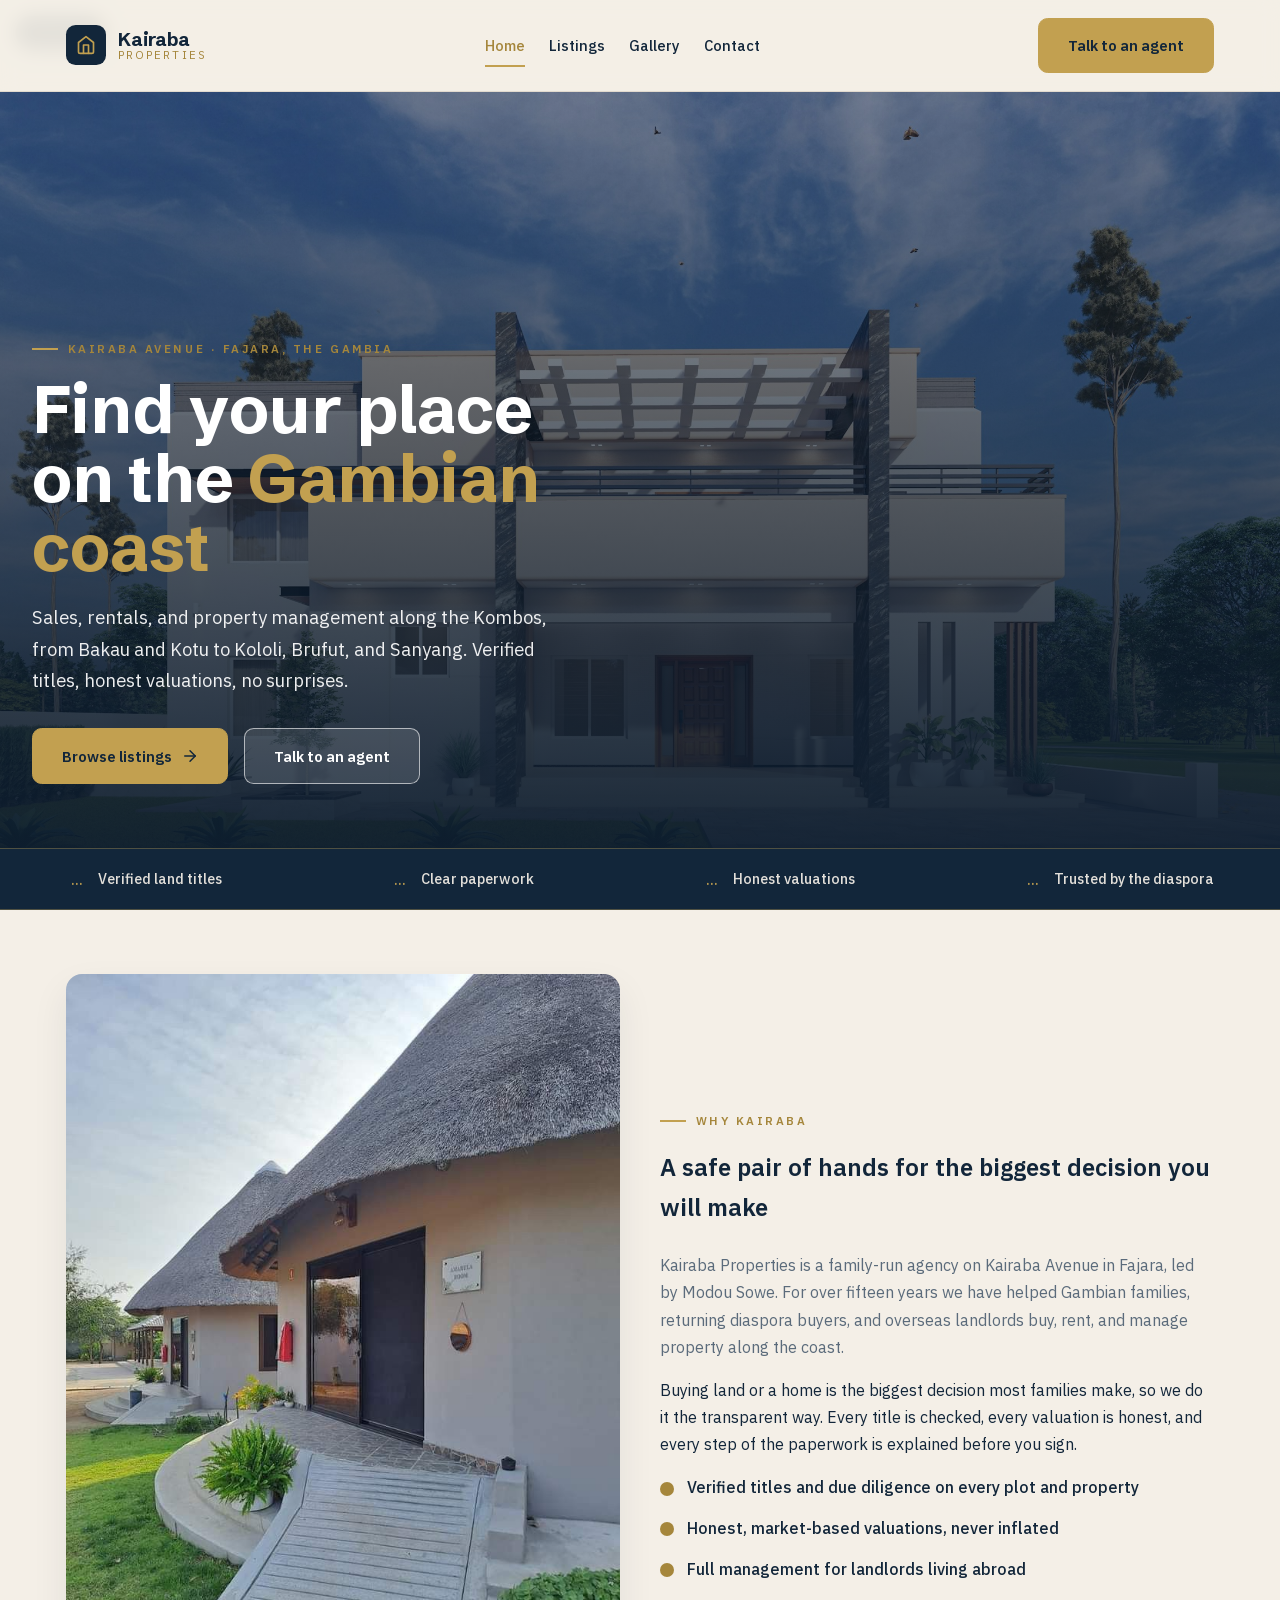
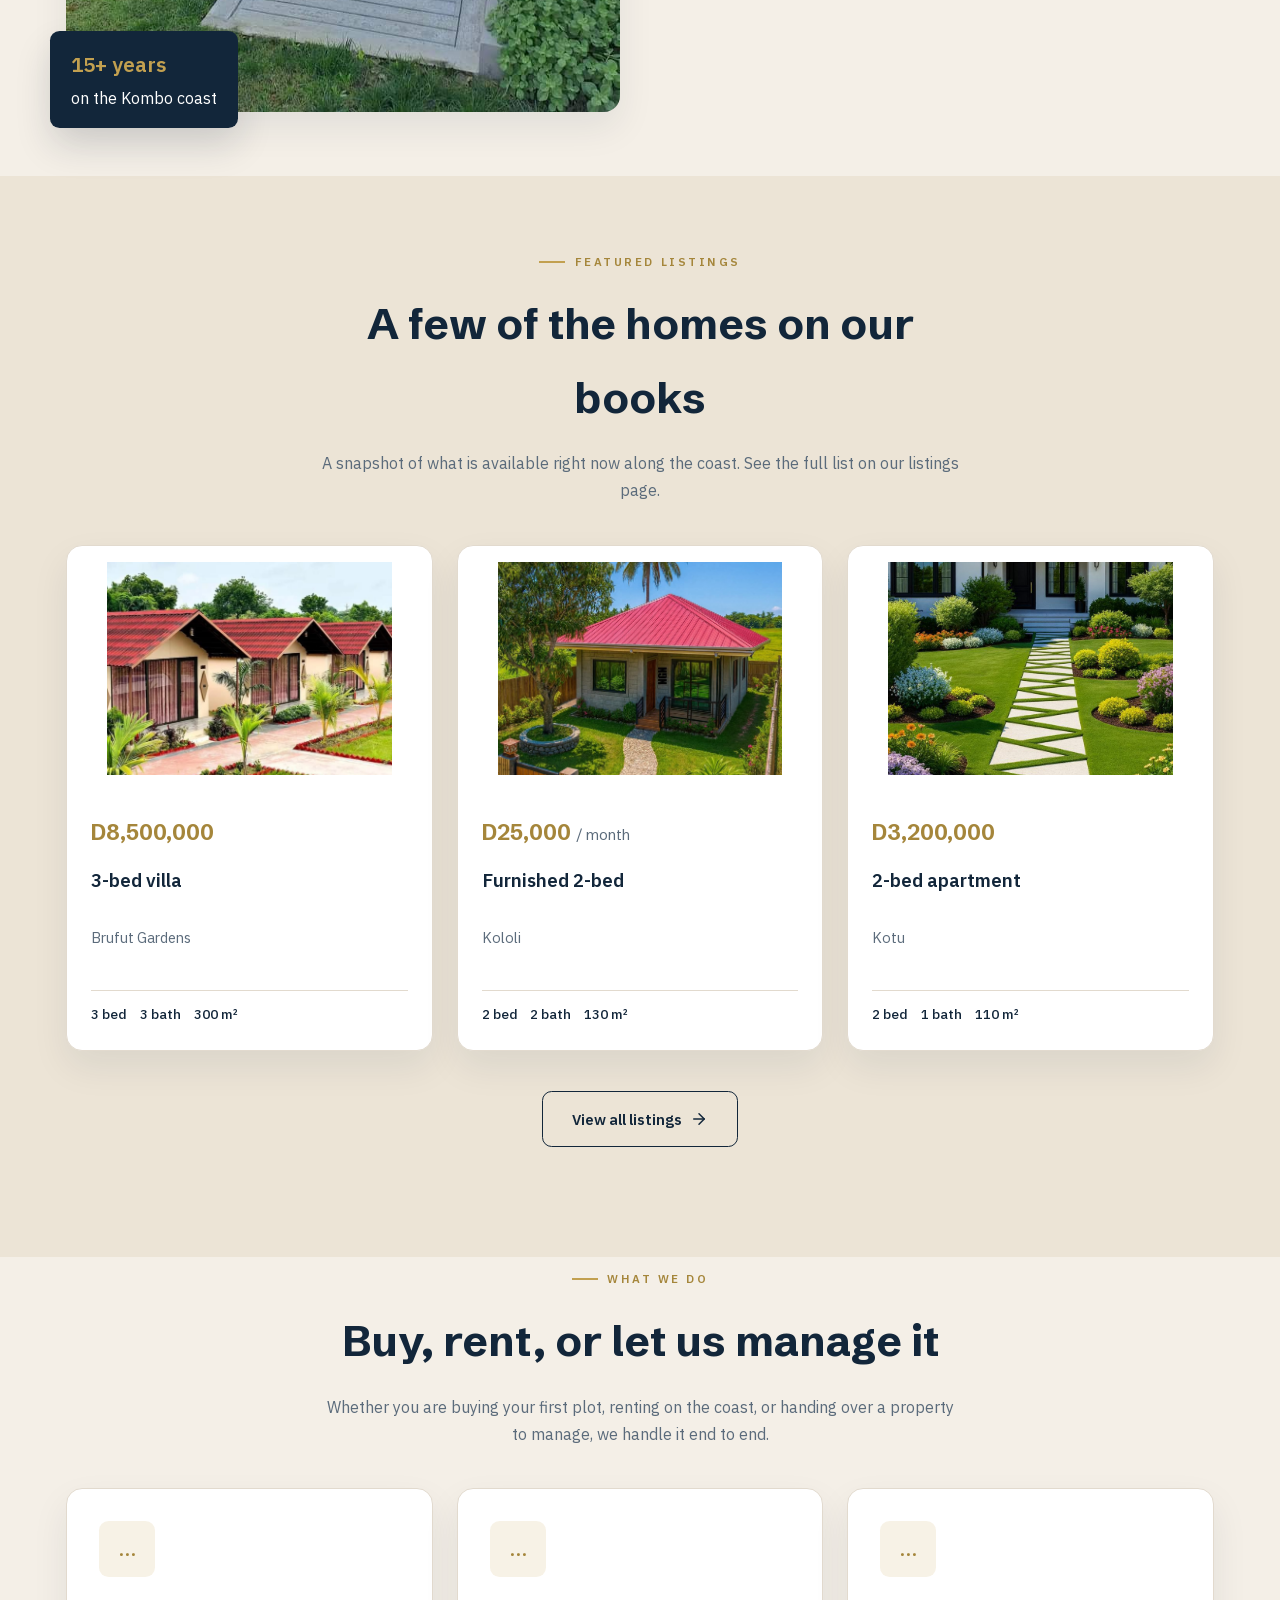
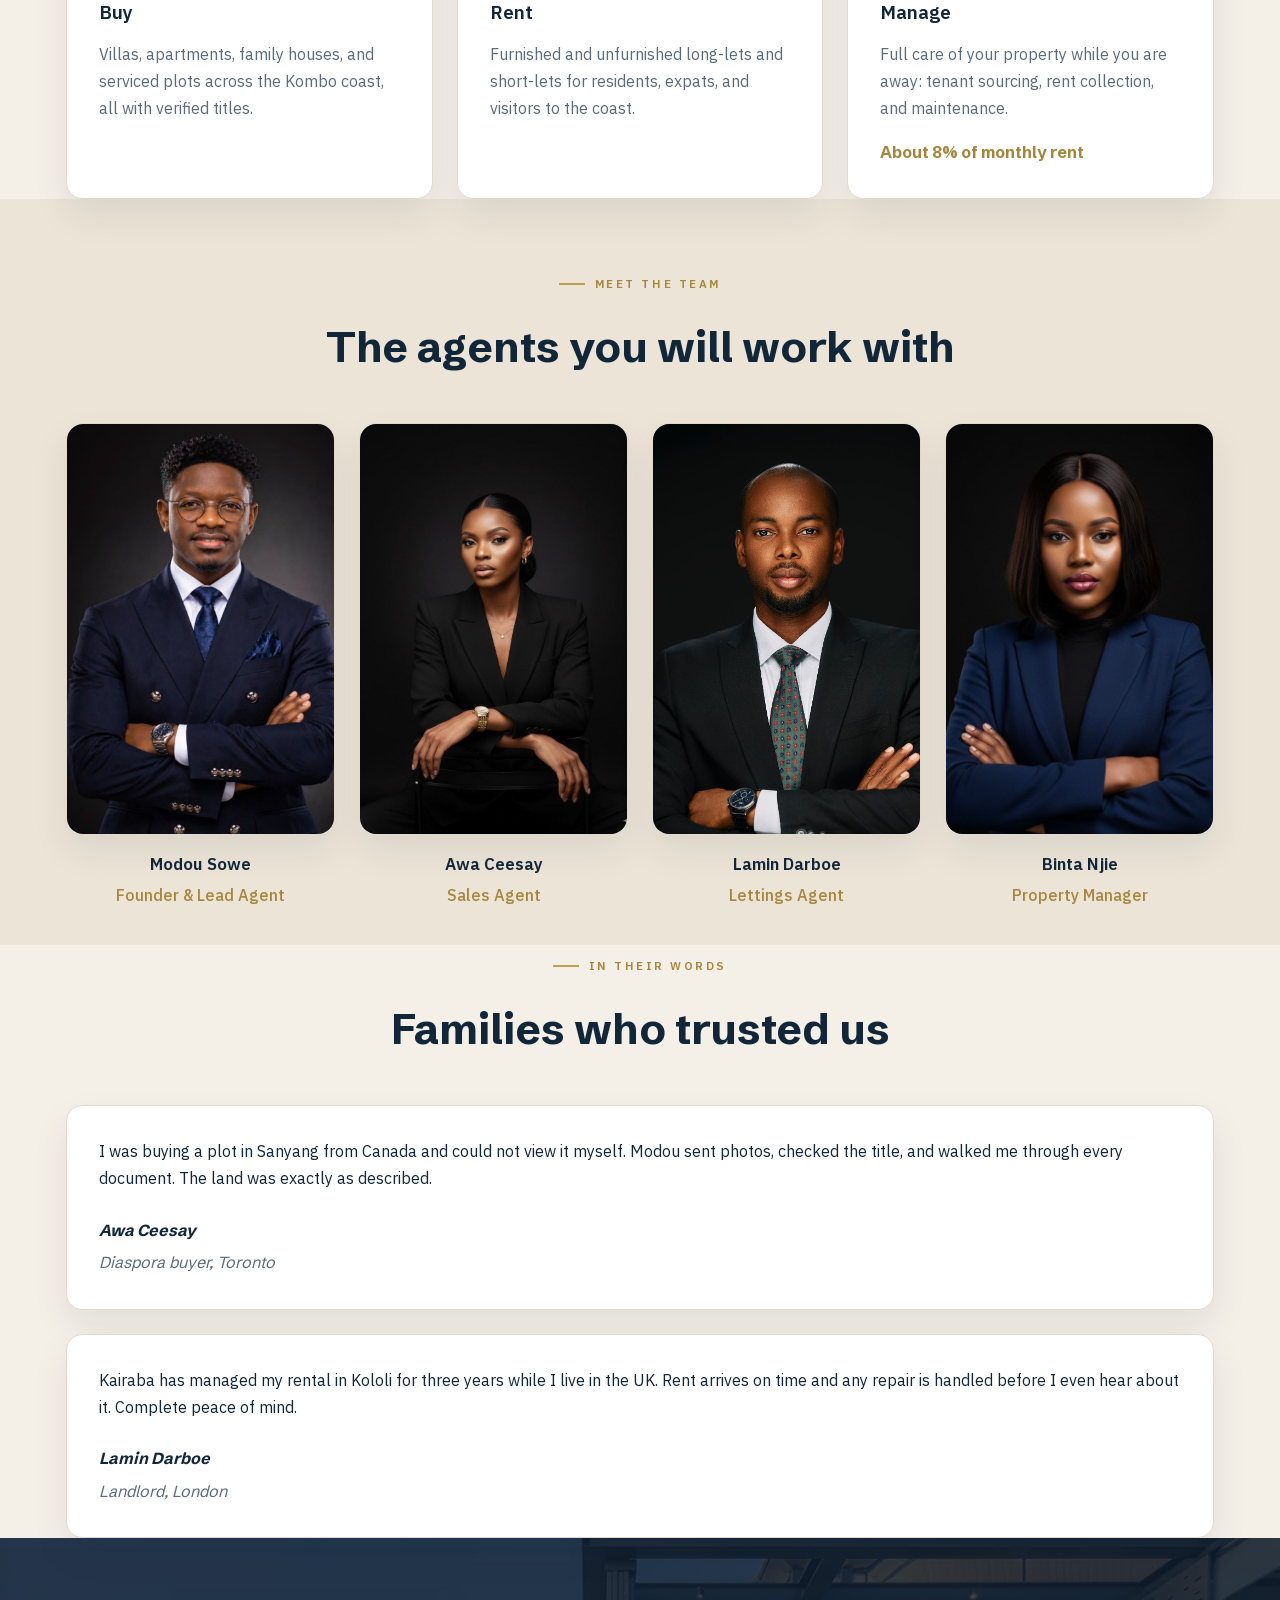
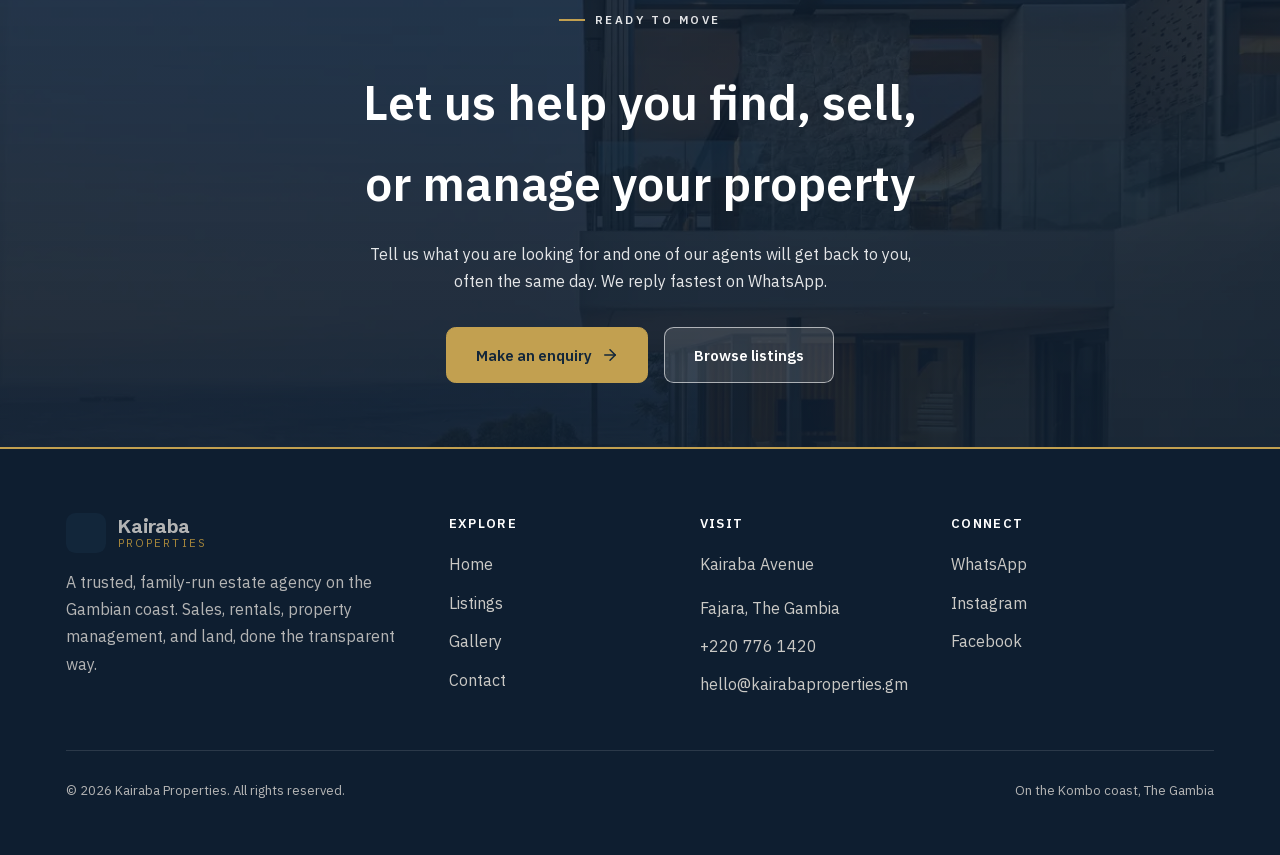
<file: index.html>
<!DOCTYPE html>
<html lang="en">

<head>
  <meta charset="UTF-8">
  <meta name="viewport" content="width=device-width, initial-scale=1.0">
  <title>Kairaba Properties - Trusted Estate Agency on the Gambian Coast</title>
  <meta name="description"
    content="Kairaba Properties is a trusted Gambian estate agency on Kairaba Avenue, Fajara. Sales, rentals, property management, and land across the Kombo coast.">
  <link rel="stylesheet" href="css/styles.css">
</head>

<body>
  <div class="page-shell">
    <header class="topbar">
      <div class="topbar__inner container">
        <a href="index.html" class="brand">
          <span class="brand__mark">
            <svg viewBox="0 0 24 24" fill="none" stroke="currentColor" stroke-width="2" stroke-linecap="round"
              stroke-linejoin="round">
              <path d="m3 9 9-7 9 7v11a2 2 0 0 1-2 2H5a2 2 0 0 1-2-2z" />
              <polyline points="9 22 9 12 15 12 15 22" />
            </svg>
          </span>
          <span class="brand__text"><strong>Kairaba</strong><span>Properties</span></span>
        </a>

        <nav class="site-menu" aria-label="Primary navigation">
          <a href="index.html" class="site-menu__link is-current">Home</a>
          <a href="listings.html" class="site-menu__link">Listings</a>
          <a href="gallery.html" class="site-menu__link">Gallery</a>
          <a href="contact.html" class="site-menu__link">Contact</a>
        </nav>

        <a href="contact.html" class="button button--primary topbar__action">Talk to an agent</a>
      </div>
    </header>

    <main>
      <section class="hero-panel">
        <div class="container hero-panel__content">
          <p class="eyebrow">Kairaba Avenue · Fajara, The Gambia</p>
          <h1>Find your place on the <em>Gambian coast</em></h1>
          <p class="hero-panel__copy">Sales, rentals, and property management along the Kombos, from Bakau and Kotu to
            Kololi, Brufut, and Sanyang. Verified titles, honest valuations, no surprises.</p>
          <div class="hero-panel__buttons">
            <a href="listings.html" class="button button--primary">Browse listings
              <svg viewBox="0 0 24 24" fill="none" stroke="currentColor" stroke-width="2" stroke-linecap="round"
                stroke-linejoin="round">
                <line x1="5" y1="12" x2="19" y2="12" />
                <polyline points="12 5 19 12 12 19" />
              </svg>
            </a>
            <a href="contact.html" class="button button--ghost">Talk to an agent</a>
          </div>
        </div>
      </section>

      <section class="info-strip">
        <div class="container info-strip__row">
          <div class="info-chip"><span class="info-chip__icon">...</span>Verified land titles</div>
          <div class="info-chip"><span class="info-chip__icon">...</span>Clear paperwork</div>
          <div class="info-chip"><span class="info-chip__icon">...</span>Honest valuations</div>
          <div class="info-chip"><span class="info-chip__icon">...</span>Trusted by the diaspora</div>
        </div>
      </section>

      <section class="container feature-split">
        <div class="feature-split__media">
          <img src="images/office.jpg" alt="The Kairaba Properties office on Kairaba Avenue, Fajara">
          <span class="badge"><strong>15+ years</strong>on the Kombo coast</span>
        </div>
        <div class="feature-split__body">
          <p class="eyebrow">Why Kairaba</p>
          <h2>A safe pair of hands for the biggest decision you will make</h2>
          <p class="section-copy">Kairaba Properties is a family-run agency on Kairaba Avenue in Fajara, led by Modou
            Sowe. For over fifteen years we have helped Gambian families, returning diaspora buyers, and overseas
            landlords buy, rent, and manage property along the coast.</p>
          <p>Buying land or a home is the biggest decision most families make, so we do it the transparent way. Every
            title is checked, every valuation is honest, and every step of the paperwork is explained before you sign.
          </p>
          <ul class="bullet-list">
            <li>Verified titles and due diligence on every plot and property</li>
            <li>Honest, market-based valuations, never inflated</li>
            <li>Full management for landlords living abroad</li>
          </ul>
        </div>
      </section>

      <section class="section section--muted">
        <div class="container">
          <div class="section-head section-head--center">
            <p class="eyebrow">Featured Listings</p>
            <h2>A few of the homes on our books</h2>
            <p class="section-copy">A snapshot of what is available right now along the coast. See the full list on our
              listings page.</p>
          </div>

          <div class="card-grid card-grid--3">
            <article class="property-card">
              <figure class="property-card__image"><img src="images/listing-brufut-villa.jpg"
                  alt="Three-bedroom villa in Brufut Gardens"></figure>
              <div class="property-card__tag property-card__tag--sale">For Sale</div>
              <div class="property-card__content">
                <div class="property-card__price">D8,500,000</div>
                <h3>3-bed villa</h3>
                <p class="meta">Brufut Gardens</p>
                <div class="property-card__specs"><span>3 bed</span><span>3 bath</span><span>300 m²</span></div>
              </div>
            </article>
            <article class="property-card">
              <figure class="property-card__image"><img src="images/listing-kololi-rental.jpg"
                  alt="Furnished two-bedroom apartment in Kololi"></figure>
              <div class="property-card__tag property-card__tag--rent">For Rent</div>
              <div class="property-card__content">
                <div class="property-card__price">D25,000 <span>/ month</span></div>
                <h3>Furnished 2-bed</h3>
                <p class="meta">Kololi</p>
                <div class="property-card__specs"><span>2 bed</span><span>2 bath</span><span>130 m²</span></div>
              </div>
            </article>
            <article class="property-card">
              <figure class="property-card__image"><img src="images/listing-kotu-apartment.jpg"
                  alt="Two-bedroom apartment in Kotu"></figure>
              <div class="property-card__tag property-card__tag--sale">For Sale</div>
              <div class="property-card__content">
                <div class="property-card__price">D3,200,000</div>
                <h3>2-bed apartment</h3>
                <p class="meta">Kotu</p>
                <div class="property-card__specs"><span>2 bed</span><span>1 bath</span><span>110 m²</span></div>
              </div>
            </article>
          </div>

          <div class="section-action"><a href="listings.html" class="button button--outline">View all listings
              <svg viewBox="0 0 24 24" fill="none" stroke="currentColor" stroke-width="2" stroke-linecap="round"
                stroke-linejoin="round">
                <line x1="5" y1="12" x2="19" y2="12" />
                <polyline points="12 5 19 12 12 19" />
              </svg>
            </a></div>
        </div>
      </section>

      <section class="container">
        <div class="section-head section-head--center">
          <p class="eyebrow">What We Do</p>
          <h2>Buy, rent, or let us manage it</h2>
          <p class="section-copy">Whether you are buying your first plot, renting on the coast, or handing over a
            property to manage, we handle it end to end.</p>
        </div>

        <div class="card-grid card-grid--3">
          <article class="service-card"><span class="service-card__icon">...</span>
            <h3>Buy</h3>
            <p>Villas, apartments, family houses, and serviced plots across the Kombo coast, all with verified titles.
            </p>
          </article>
          <article class="service-card"><span class="service-card__icon">...</span>
            <h3>Rent</h3>
            <p>Furnished and unfurnished long-lets and short-lets for residents, expats, and visitors to the coast.</p>
          </article>
          <article class="service-card"><span class="service-card__icon">...</span>
            <h3>Manage</h3>
            <p>Full care of your property while you are away: tenant sourcing, rent collection, and maintenance.</p>
            <div class="service-card__note">About 8% of monthly rent</div>
          </article>
        </div>
      </section>

      <section class="section section--muted">
        <div class="container">
          <div class="section-head section-head--center">
            <p class="eyebrow">Meet the Team</p>
            <h2>The agents you will work with</h2>
          </div>

          <div class="team-row">
            <article class="team-card"><img src="images/agent-modou.jpg" alt="Modou Sowe, founder and lead agent">
              <h3>Modou Sowe</h3>
              <p>Founder &amp; Lead Agent</p>
            </article>
            <article class="team-card"><img src="images/agent-awa.jpg" alt="Awa Ceesay, sales agent">
              <h3>Awa Ceesay</h3>
              <p>Sales Agent</p>
            </article>
            <article class="team-card"><img src="images/agent-lamin.jpg" alt="Lamin Darboe, lettings agent">
              <h3>Lamin Darboe</h3>
              <p>Lettings Agent</p>
            </article>
            <article class="team-card"><img src="images/agent-binta.jpg" alt="Binta Njie, property manager">
              <h3>Binta Njie</h3>
              <p>Property Manager</p>
            </article>
          </div>
        </div>
      </section>

      <section class="container">
        <div class="section-head section-head--center">
          <p class="eyebrow">In Their Words</p>
          <h2>Families who trusted us</h2>
        </div>
        <div class="testimonial-stack">
          <article class="testimonial-card">
            <p>I was buying a plot in Sanyang from Canada and could not view it myself. Modou sent photos, checked the
              title, and walked me through every document. The land was exactly as described.</p><cite>Awa
              Ceesay<span>Diaspora buyer, Toronto</span></cite>
          </article>
          <article class="testimonial-card">
            <p>Kairaba has managed my rental in Kololi for three years while I live in the UK. Rent arrives on time and
              any repair is handled before I even hear about it. Complete peace of mind.</p><cite>Lamin
              Darboe<span>Landlord, London</span></cite>
          </article>
        </div>
      </section>

      <section class="cta-panel">
        <div class="container cta-panel__inner">
          <p class="eyebrow">Ready to Move</p>
          <h2>Let us help you find, sell,<br />or manage your property</h2>
          <p>Tell us what you are looking for and one of our agents will get back to you, often the same day. We reply
            fastest on WhatsApp.</p>
          <div class="cta-panel__buttons">
            <a href="contact.html" class="button button--primary">Make an enquiry
              <svg viewBox="0 0 24 24" fill="none" stroke="currentColor" stroke-width="2" stroke-linecap="round"
                stroke-linejoin="round">
                <line x1="5" y1="12" x2="19" y2="12" />
                <polyline points="12 5 19 12 12 19" />
              </svg>
            </a>
            <a href="listings.html" class="button button--ghost">Browse listings</a>
          </div>
        </div>
      </section>
    </main>

    <footer class="site-footer">
      <div class="container footer-grid">
        <div class="footer-brand">
          <a href="index.html" class="brand brand--footer">
            <span class="brand__mark"></span>
            <span class="brand__text"><strong>Kairaba</strong><span>Properties</span></span>
          </a>
          <p>A trusted, family-run estate agency on the Gambian coast. Sales, rentals, property management, and land,
            done the transparent way.</p>
        </div>
        <div class="footer-column">
          <h4>Explore</h4><a href="index.html">Home</a><a href="listings.html">Listings</a><a
            href="gallery.html">Gallery</a><a href="contact.html">Contact</a>
        </div>
        <div class="footer-column">
          <h4>Visit</h4>
          <p>Kairaba Avenue</p>
          <p>Fajara, The Gambia</p><a href="tel:+2207761420">+220 776 1420</a><a
            href="mailto:hello@kairabaproperties.gm">hello@kairabaproperties.gm</a>
        </div>
        <div class="footer-column">
          <h4>Connect</h4><a href="https://wa.me/2207761420" target="_blank" rel="noopener">WhatsApp</a><a
            href="https://instagram.com" target="_blank" rel="noopener">Instagram</a><a href="https://facebook.com"
            target="_blank" rel="noopener">Facebook</a>
        </div>
      </div>
      <div class="container footer-bottom">
        <p>© 2026 Kairaba Properties. All rights reserved.</p>
        <p>On the Kombo coast, The Gambia</p>
      </div>
    </footer>
  </div>
</body>

</html>
</file>
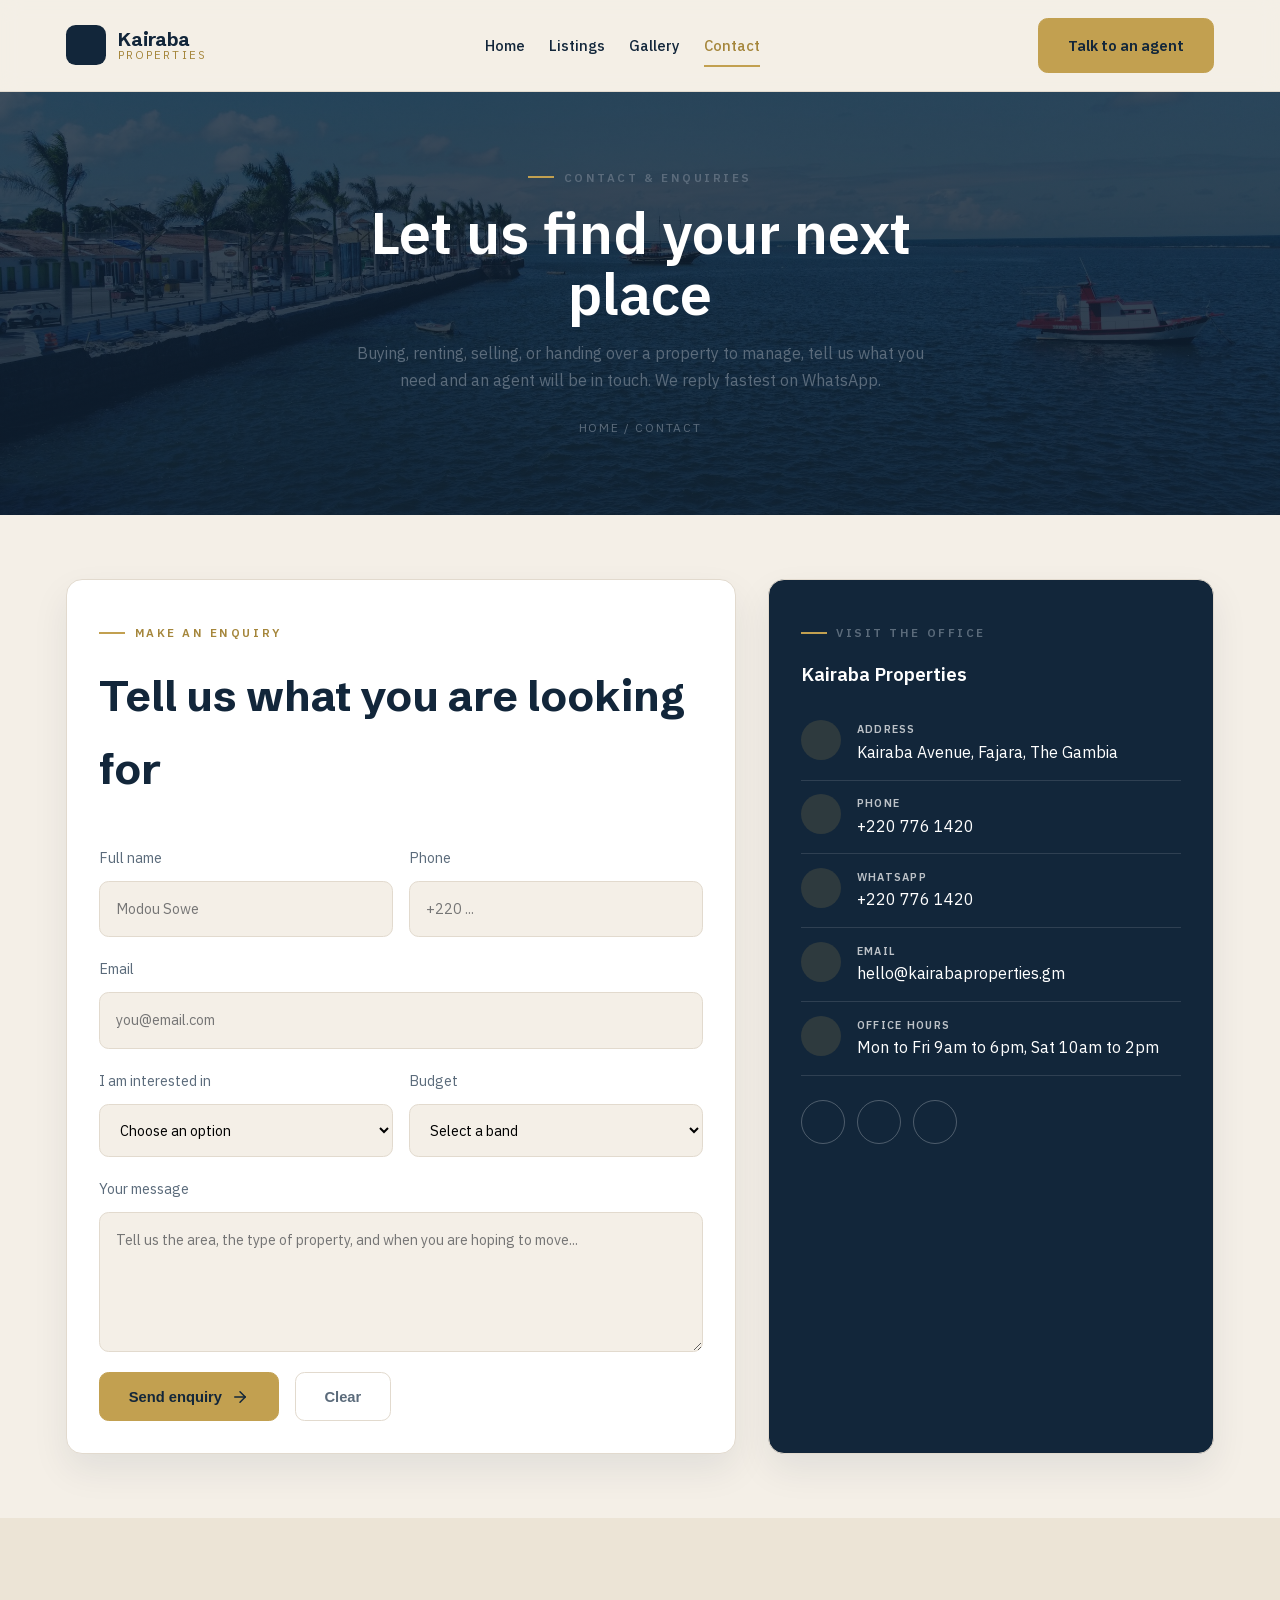
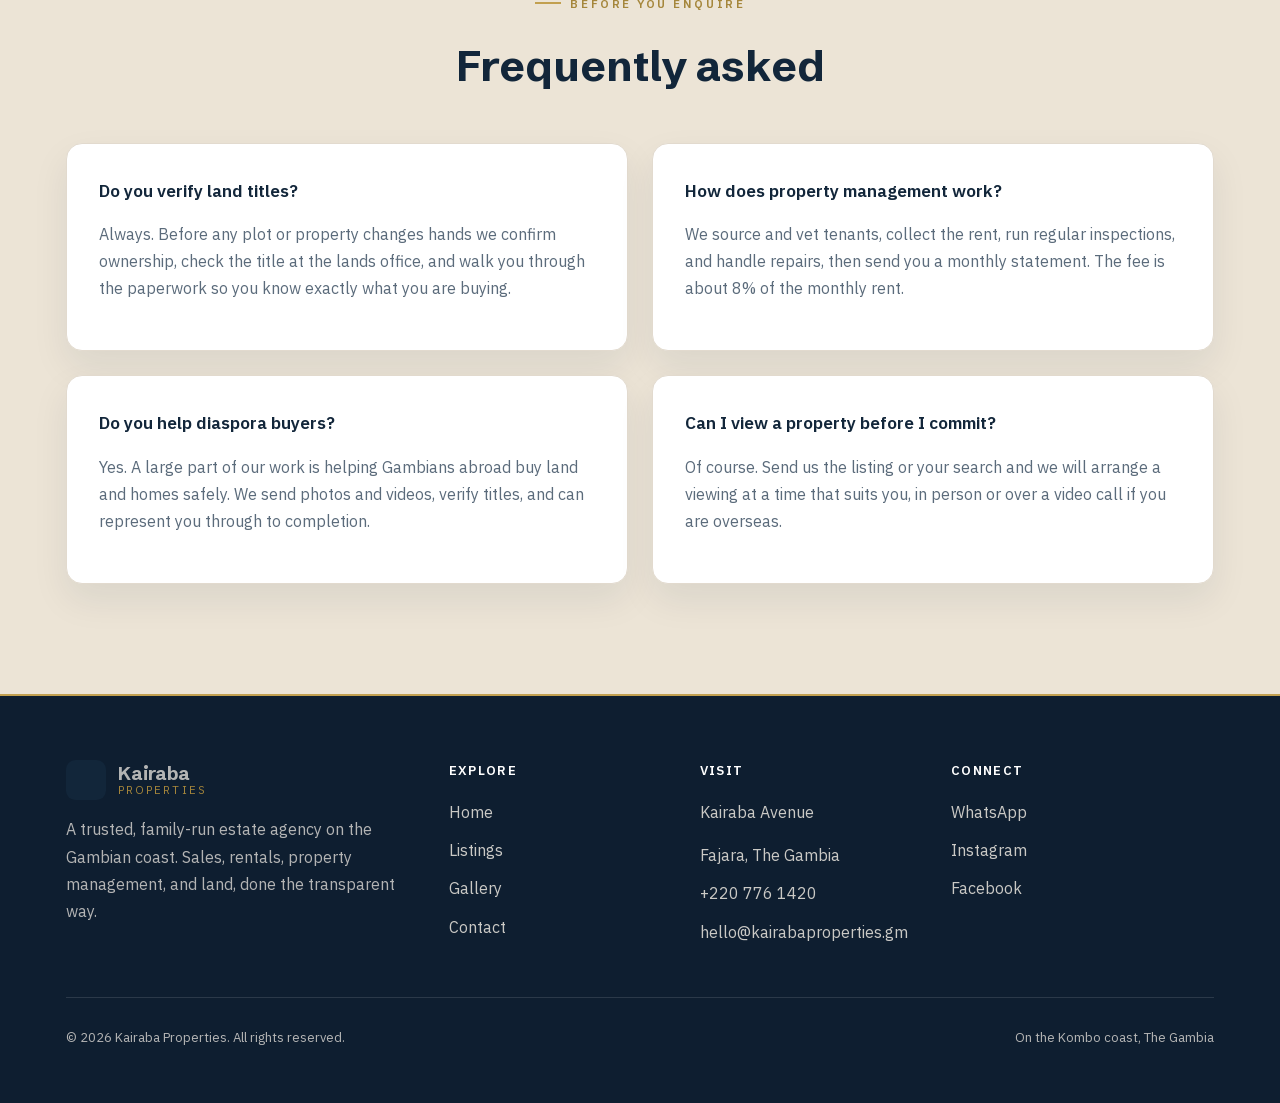
<file: contact.html>
<!DOCTYPE html>
<html lang="en">
<head>
  <meta charset="UTF-8">
  <meta name="viewport" content="width=device-width, initial-scale=1.0">
  <title>Contact &amp; Enquiries - Kairaba Properties</title>
  <meta name="description" content="Make an enquiry with Kairaba Properties on Kairaba Avenue, Fajara. Buying, renting, selling, or property management, we reply fastest on WhatsApp.">
  <link rel="stylesheet" href="css/styles.css">
</head>
<body>
  <div class="page-shell">
    <header class="topbar">
      <div class="topbar__inner container">
        <a href="index.html" class="brand"><span class="brand__mark"></span><span class="brand__text"><strong>Kairaba</strong><span>Properties</span></span></a>
        <nav class="site-menu" aria-label="Primary navigation"><a href="index.html" class="site-menu__link">Home</a><a href="listings.html" class="site-menu__link">Listings</a><a href="gallery.html" class="site-menu__link">Gallery</a><a href="contact.html" class="site-menu__link is-current">Contact</a></nav>
        <a href="contact.html" class="button button--primary topbar__action">Talk to an agent</a>
      </div>
    </header>

    <main>
      <section class="page-banner">
        <div class="container page-banner__inner">
          <p class="eyebrow">Contact &amp; Enquiries</p>
          <h1>Let us find your next place</h1>
          <p>Buying, renting, selling, or handing over a property to manage, tell us what you need and an agent will be in touch. We reply fastest on WhatsApp.</p>
          <p class="breadcrumb"><a href="index.html">Home</a> / Contact</p>
        </div>
      </section>

      <section class="section">
        <div class="container contact-layout">
          <form class="contact-form" action="#" method="post" novalidate>
            <div class="section-head"><p class="eyebrow">Make an Enquiry</p><h2>Tell us what you are looking for</h2></div>
            <div class="form-row"><label><span>Full name</span><input type="text" name="name" placeholder="Modou Sowe" required></label><label><span>Phone</span><input type="tel" name="phone" placeholder="+220 ..." required></label></div>
            <label><span>Email</span><input type="email" name="email" placeholder="you@email.com" required></label>
            <div class="form-row"><label><span>I am interested in</span><select name="interest"><option value="" disabled selected>Choose an option</option><option value="buying">Buying</option><option value="renting">Renting</option><option value="selling">Selling</option><option value="management">Property management</option></select></label><label><span>Budget</span><select name="budget"><option value="" disabled selected>Select a band</option><option value="under-1m">Under D1,000,000</option><option value="1m-5m">D1,000,000 to D5,000,000</option><option value="5m-10m">D5,000,000 to D10,000,000</option><option value="over-10m">Over D10,000,000</option><option value="rental">Rental (monthly)</option></select></label></div>
            <label><span>Your message</span><textarea name="message" placeholder="Tell us the area, the type of property, and when you are hoping to move..."></textarea></label>
            <div class="form-actions"><button type="submit" class="button button--primary">Send enquiry
              <svg viewBox="0 0 24 24" fill="none" stroke="currentColor" stroke-width="2" stroke-linecap="round" stroke-linejoin="round"><line x1="5" y1="12" x2="19" y2="12"/><polyline points="12 5 19 12 12 19"/></svg>
            </button><button type="reset" class="button button--reset">Clear</button></div>
          </form>

          <aside class="contact-card">
            <p class="eyebrow">Visit the Office</p>
            <h3>Kairaba Properties</h3>
            <div class="contact-detail"><span class="contact-detail__icon"></span><div><strong>Address</strong><p>Kairaba Avenue, Fajara, The Gambia</p></div></div>
            <div class="contact-detail"><span class="contact-detail__icon"></span><div><strong>Phone</strong><p><a href="tel:+2207761420">+220 776 1420</a></p></div></div>
            <div class="contact-detail"><span class="contact-detail__icon"></span><div><strong>WhatsApp</strong><p><a href="https://wa.me/2207761420" target="_blank" rel="noopener">+220 776 1420</a></p></div></div>
            <div class="contact-detail"><span class="contact-detail__icon"></span><div><strong>Email</strong><p><a href="mailto:hello@kairabaproperties.gm">hello@kairabaproperties.gm</a></p></div></div>
            <div class="contact-detail"><span class="contact-detail__icon"></span><div><strong>Office hours</strong><p>Mon to Fri 9am to 6pm, Sat 10am to 2pm</p></div></div>
            <div class="social-links"><a href="https://wa.me/2207761420" target="_blank" rel="noopener" aria-label="WhatsApp"></a><a href="https://instagram.com" target="_blank" rel="noopener" aria-label="Instagram"></a><a href="https://facebook.com" target="_blank" rel="noopener" aria-label="Facebook"></a></div>
          </aside>
        </div>
      </section>

      <section class="section section--muted">
        <div class="container">
          <div class="section-head section-head--center"><p class="eyebrow">Before You Enquire</p><h2>Frequently asked</h2></div>
          <div class="faq-grid">
            <article class="faq-card"><h3>Do you verify land titles?</h3><p>Always. Before any plot or property changes hands we confirm ownership, check the title at the lands office, and walk you through the paperwork so you know exactly what you are buying.</p></article>
            <article class="faq-card"><h3>How does property management work?</h3><p>We source and vet tenants, collect the rent, run regular inspections, and handle repairs, then send you a monthly statement. The fee is about 8% of the monthly rent.</p></article>
            <article class="faq-card"><h3>Do you help diaspora buyers?</h3><p>Yes. A large part of our work is helping Gambians abroad buy land and homes safely. We send photos and videos, verify titles, and can represent you through to completion.</p></article>
            <article class="faq-card"><h3>Can I view a property before I commit?</h3><p>Of course. Send us the listing or your search and we will arrange a viewing at a time that suits you, in person or over a video call if you are overseas.</p></article>
          </div>
        </div>
      </section>
    </main>

    <footer class="site-footer">
      <div class="container footer-grid">
        <div class="footer-brand"><a href="index.html" class="brand brand--footer"><span class="brand__mark"></span><span class="brand__text"><strong>Kairaba</strong><span>Properties</span></span></a><p>A trusted, family-run estate agency on the Gambian coast. Sales, rentals, property management, and land, done the transparent way.</p></div>
        <div class="footer-column"><h4>Explore</h4><a href="index.html">Home</a><a href="listings.html">Listings</a><a href="gallery.html">Gallery</a><a href="contact.html">Contact</a></div>
        <div class="footer-column"><h4>Visit</h4><p>Kairaba Avenue</p><p>Fajara, The Gambia</p><a href="tel:+2207761420">+220 776 1420</a><a href="mailto:hello@kairabaproperties.gm">hello@kairabaproperties.gm</a></div>
        <div class="footer-column"><h4>Connect</h4><a href="https://wa.me/2207761420" target="_blank" rel="noopener">WhatsApp</a><a href="https://instagram.com" target="_blank" rel="noopener">Instagram</a><a href="https://facebook.com" target="_blank" rel="noopener">Facebook</a></div>
      </div>
      <div class="container footer-bottom"><p>© 2026 Kairaba Properties. All rights reserved.</p><p>On the Kombo coast, The Gambia</p></div>
    </footer>
  </div>
</body>
</html>
</file>
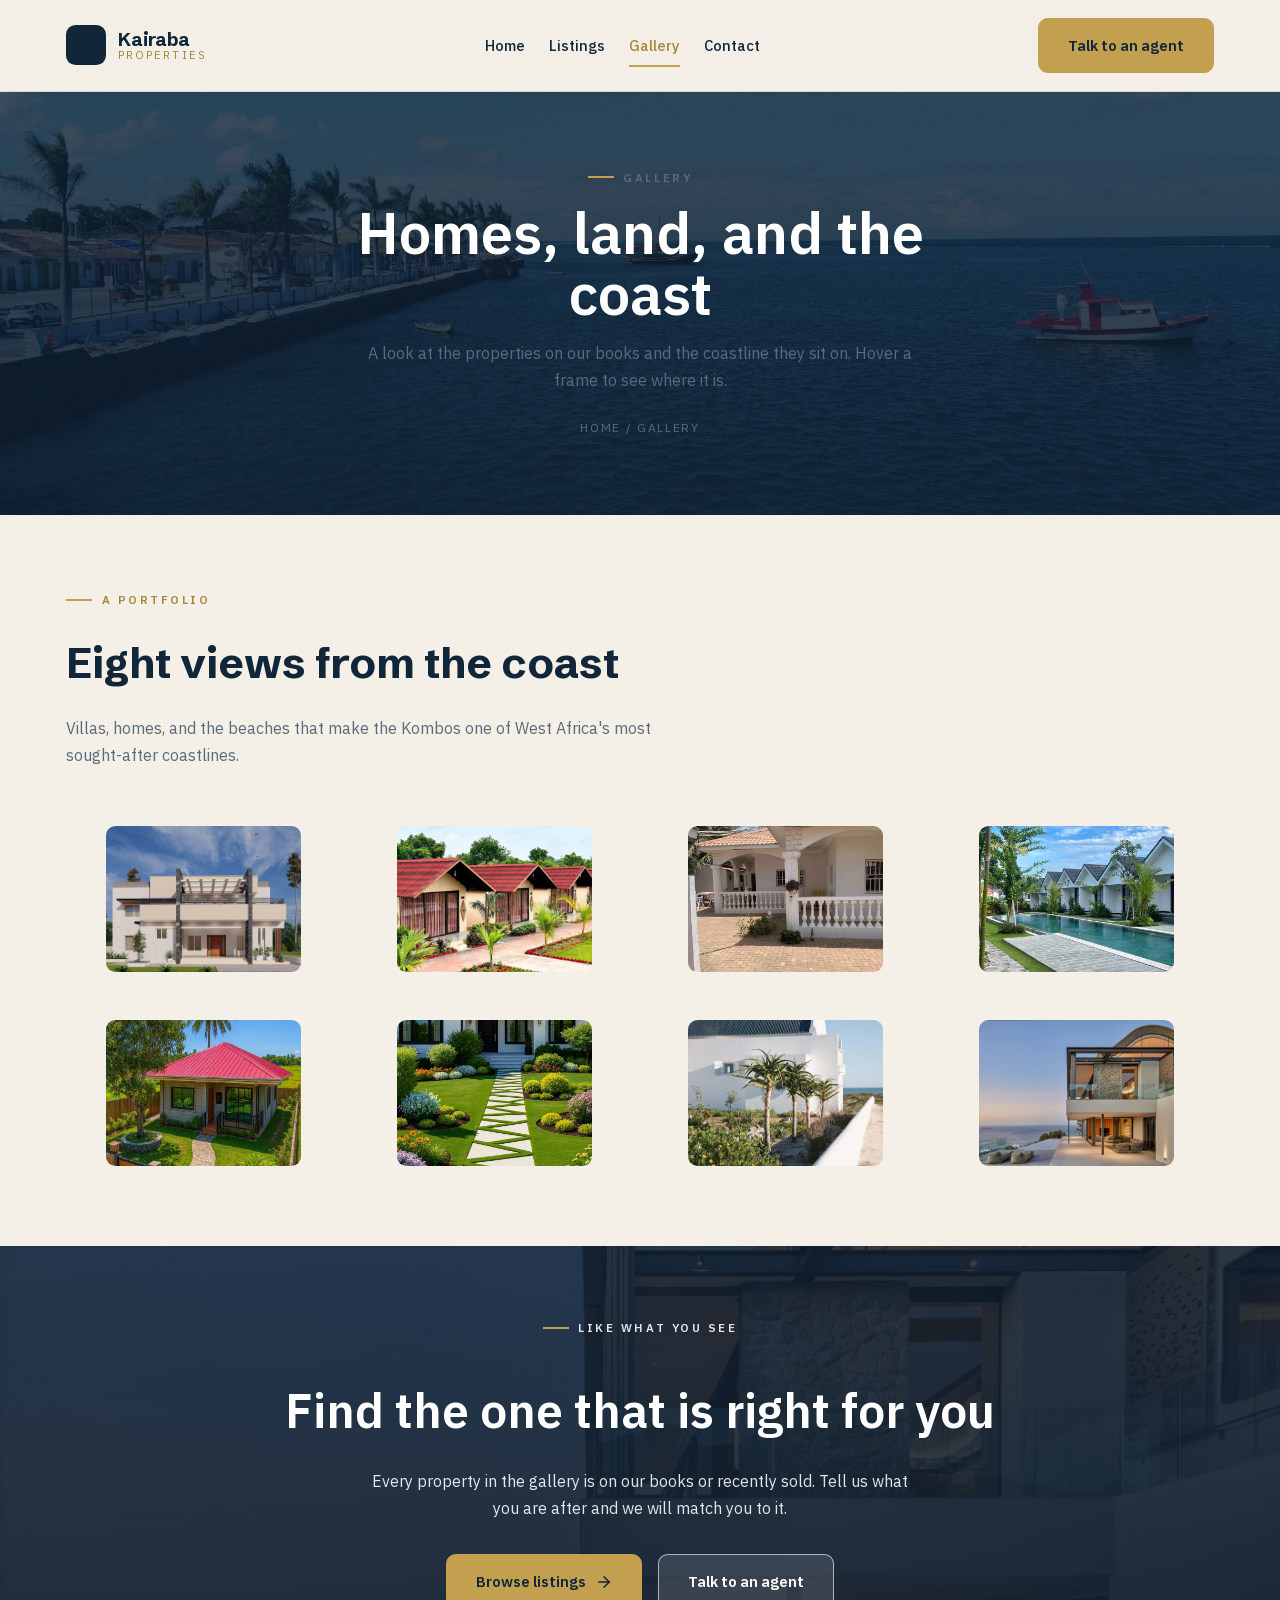
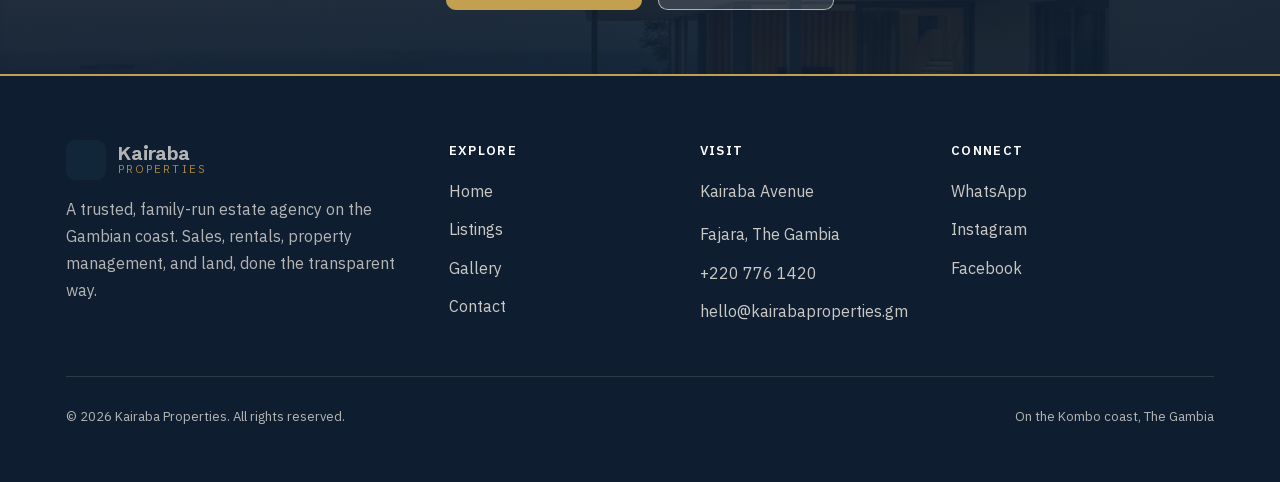
<file: gallery.html>
<!DOCTYPE html>
<html lang="en">
<head>
  <meta charset="UTF-8">
  <meta name="viewport" content="width=device-width, initial-scale=1.0">
  <title>Gallery - Kairaba Properties</title>
  <meta name="description" content="A gallery of homes, villas, and coast from Kairaba Properties across Brufut, Kololi, Kotu, Senegambia, and Sanyang.">
  <link rel="stylesheet" href="css/styles.css">
</head>
<body>
  <div class="page-shell">
    <header class="topbar">
      <div class="topbar__inner container">
        <a href="index.html" class="brand"><span class="brand__mark"></span><span class="brand__text"><strong>Kairaba</strong><span>Properties</span></span></a>
        <nav class="site-menu" aria-label="Primary navigation"><a href="index.html" class="site-menu__link">Home</a><a href="listings.html" class="site-menu__link">Listings</a><a href="gallery.html" class="site-menu__link is-current">Gallery</a><a href="contact.html" class="site-menu__link">Contact</a></nav>
        <a href="contact.html" class="button button--primary topbar__action">Talk to an agent</a>
      </div>
    </header>

    <main>
      <section class="page-banner">
        <div class="container page-banner__inner">
          <p class="eyebrow">Gallery</p>
          <h1>Homes, land, and the coast</h1>
          <p>A look at the properties on our books and the coastline they sit on. Hover a frame to see where it is.</p>
          <p class="breadcrumb"><a href="index.html">Home</a> / Gallery</p>
        </div>
      </section>

      <section class="section">
        <div class="container">
          <div class="section-head">
            <p class="eyebrow">A Portfolio</p>
            <h2>Eight views from the coast</h2>
            <p class="section-copy">Villas, homes, and the beaches that make the Kombos one of West Africa's most sought-after coastlines.</p>
          </div>

          <div class="gallery-grid">
            <figure><img src="images/hero-villa.jpg" alt="Villa exterior in Brufut Gardens"><figcaption><span>For Sale</span><strong>Villa exterior, Brufut Gardens</strong></figcaption></figure>
            <figure><img src="images/listing-brufut-villa.jpg" alt="Row of red-roofed cottages along a palm-lined path"><figcaption><span>Exterior</span><strong>Cottage row, Brufut</strong></figcaption></figure>
            <figure><img src="images/listing-senegambia-studio.jpg" alt="White villa with a balustrade veranda and paved courtyard"><figcaption><span>For Rent</span><strong>Villa with veranda, Senegambia</strong></figcaption></figure>
            <figure><img src="images/listing-sanyang-plot.jpg" alt="Row of white villas beside a long swimming pool"><figcaption><span>Exterior</span><strong>Poolside villas, Sanyang</strong></figcaption></figure>
            <figure><img src="images/listing-kololi-rental.jpg" alt="Single-storey family home with a red roof and garden"><figcaption><span>For Rent</span><strong>Family home, Kololi</strong></figcaption></figure>
            <figure><img src="images/listing-kotu-apartment.jpg" alt="White family home with a landscaped front garden path"><figcaption><span>For Sale</span><strong>Landscaped home, Kotu</strong></figcaption></figure>
            <figure><img src="images/listing-brufut-house.jpg" alt="White coastal home with an aloe garden and the sea beyond"><figcaption><span>Location</span><strong>Beachfront home, Brufut</strong></figcaption></figure>
            <figure><img src="images/cta-coast.jpg" alt="Palm-lined coastal promenade with fishing boats offshore"><figcaption><span>Location</span><strong>Kombo coastline</strong></figcaption></figure>
          </div>
        </div>
      </section>

      <section class="cta-panel">
        <div class="container cta-panel__inner">
          <p class="eyebrow">Like What You See</p>
          <h2>Find the one that is right for you</h2>
          <p>Every property in the gallery is on our books or recently sold. Tell us what you are after and we will match you to it.</p>
          <div class="cta-panel__buttons"><a href="listings.html" class="button button--primary">Browse listings
            <svg viewBox="0 0 24 24" fill="none" stroke="currentColor" stroke-width="2" stroke-linecap="round" stroke-linejoin="round"><line x1="5" y1="12" x2="19" y2="12"/><polyline points="12 5 19 12 12 19"/></svg>
          </a><a href="contact.html" class="button button--ghost">Talk to an agent</a></div>
        </div>
      </section>
    </main>

    <footer class="site-footer">
      <div class="container footer-grid">
        <div class="footer-brand"><a href="index.html" class="brand brand--footer"><span class="brand__mark"></span><span class="brand__text"><strong>Kairaba</strong><span>Properties</span></span></a><p>A trusted, family-run estate agency on the Gambian coast. Sales, rentals, property management, and land, done the transparent way.</p></div>
        <div class="footer-column"><h4>Explore</h4><a href="index.html">Home</a><a href="listings.html">Listings</a><a href="gallery.html">Gallery</a><a href="contact.html">Contact</a></div>
        <div class="footer-column"><h4>Visit</h4><p>Kairaba Avenue</p><p>Fajara, The Gambia</p><a href="tel:+2207761420">+220 776 1420</a><a href="mailto:hello@kairabaproperties.gm">hello@kairabaproperties.gm</a></div>
        <div class="footer-column"><h4>Connect</h4><a href="https://wa.me/2207761420" target="_blank" rel="noopener">WhatsApp</a><a href="https://instagram.com" target="_blank" rel="noopener">Instagram</a><a href="https://facebook.com" target="_blank" rel="noopener">Facebook</a></div>
      </div>
      <div class="container footer-bottom"><p>© 2026 Kairaba Properties. All rights reserved.</p><p>On the Kombo coast, The Gambia</p></div>
    </footer>
  </div>
</body>
</html>
</file>
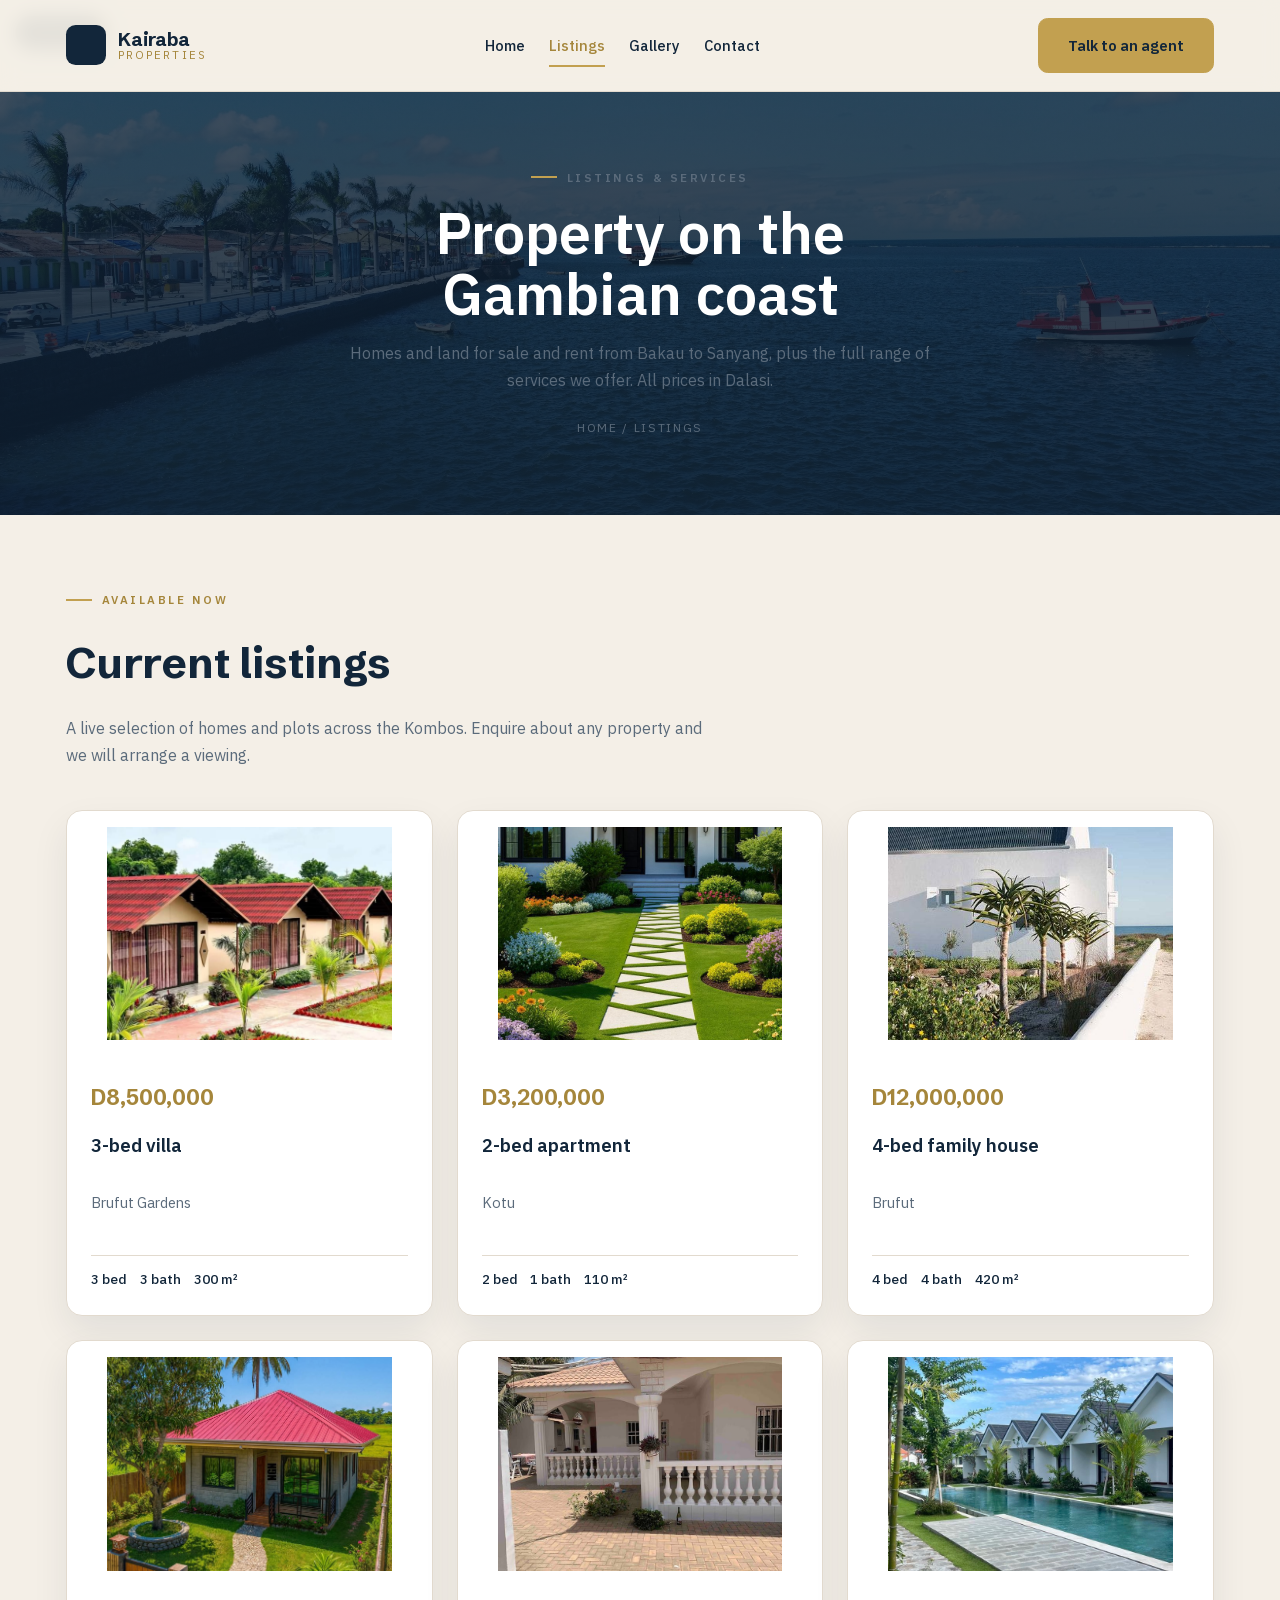
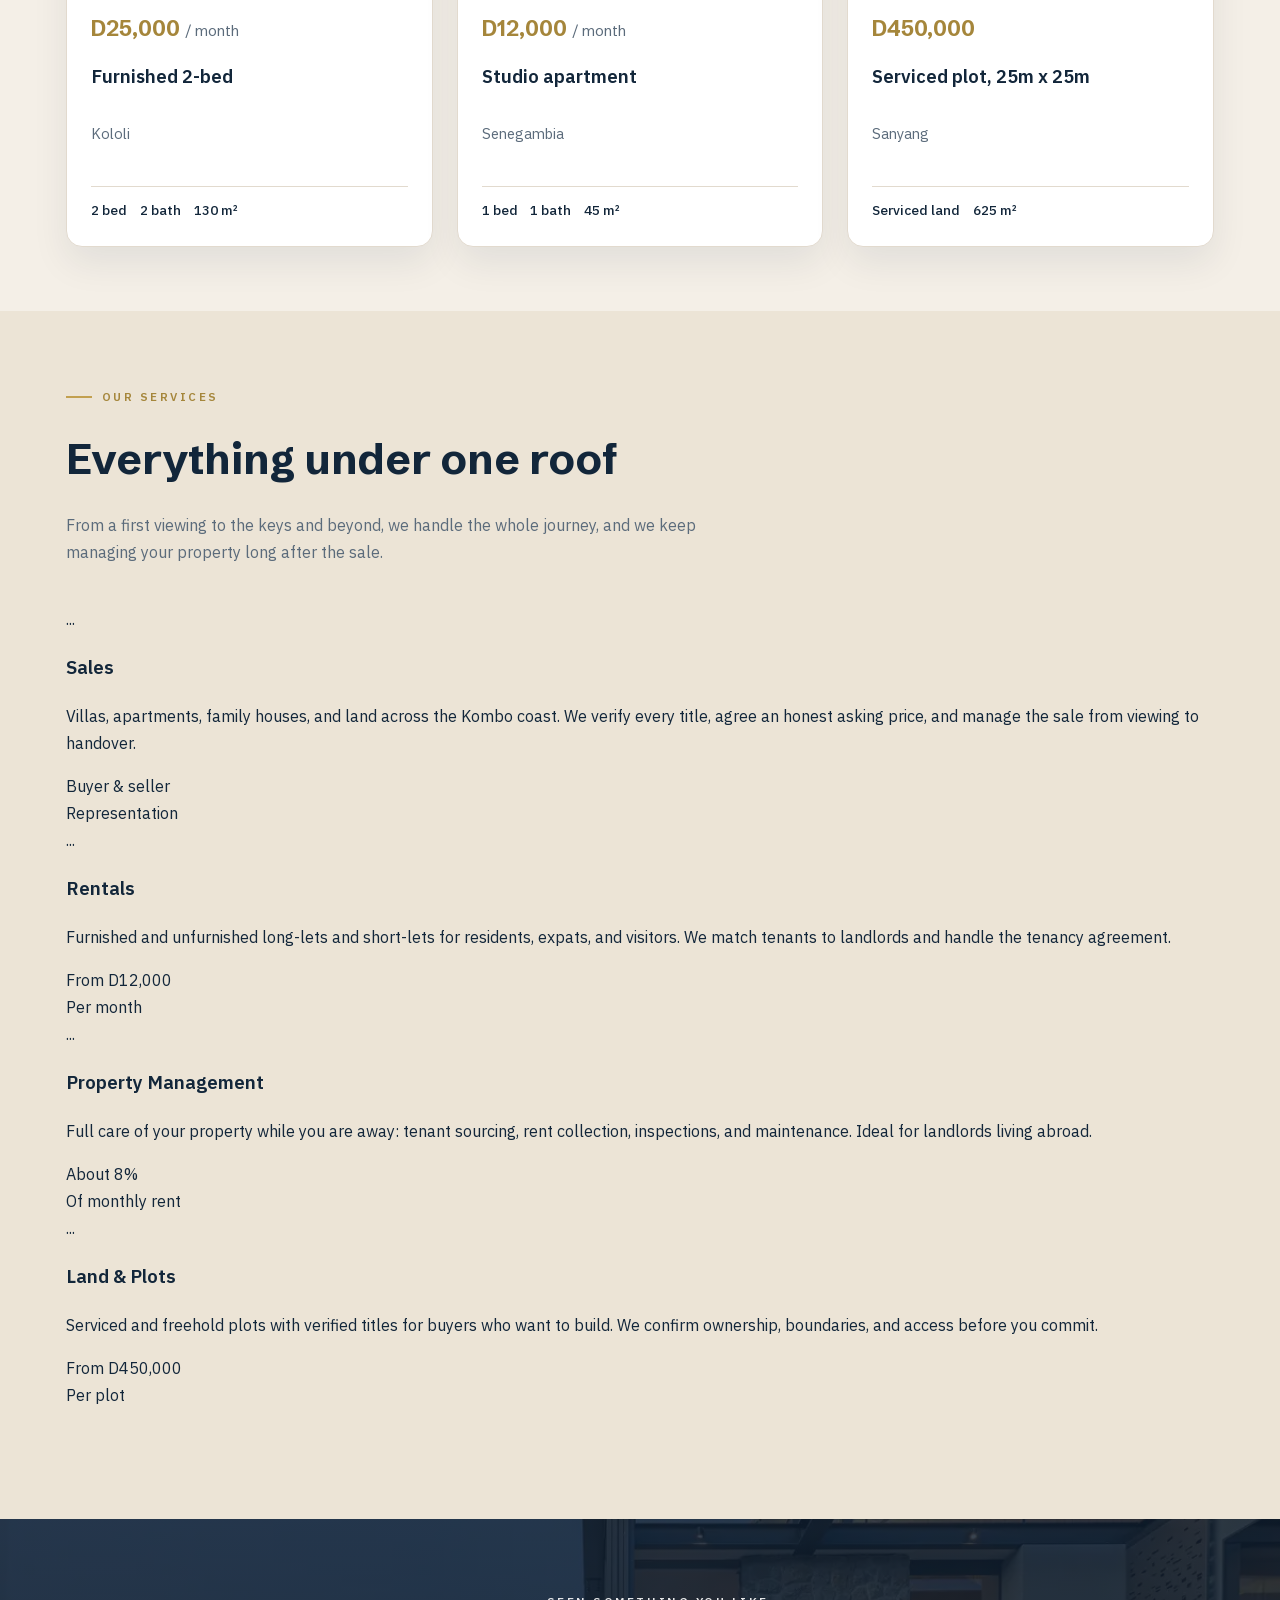
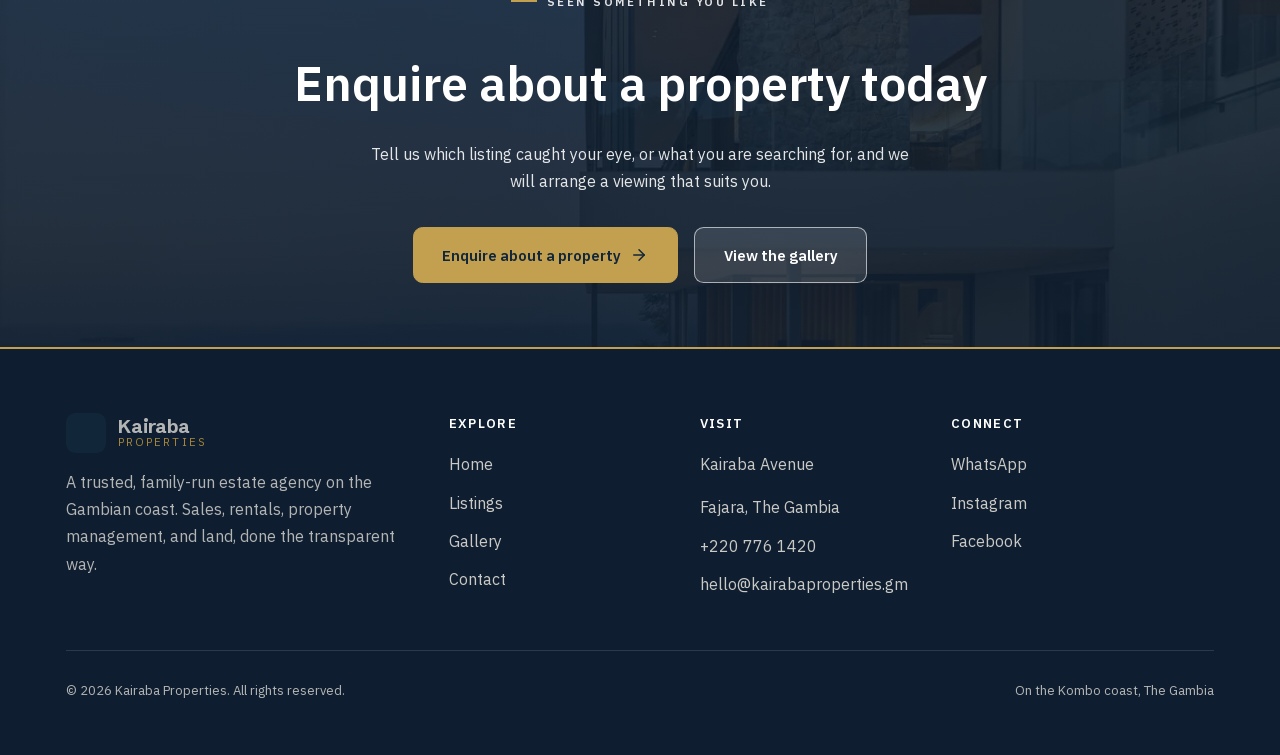
<file: listings.html>
<!DOCTYPE html>
<html lang="en">
<head>
  <meta charset="UTF-8">
  <meta name="viewport" content="width=device-width, initial-scale=1.0">
  <title>Listings &amp; Services - Kairaba Properties</title>
  <meta name="description" content="Property for sale and rent across the Gambian coast, plus our sales, rentals, property management, and land services. Prices in Dalasi.">
  <link rel="stylesheet" href="css/styles.css">
</head>
<body>
  <div class="page-shell">
    <header class="topbar">
      <div class="topbar__inner container">
        <a href="index.html" class="brand"><span class="brand__mark"></span><span class="brand__text"><strong>Kairaba</strong><span>Properties</span></span></a>
        <nav class="site-menu" aria-label="Primary navigation"><a href="index.html" class="site-menu__link">Home</a><a href="listings.html" class="site-menu__link is-current">Listings</a><a href="gallery.html" class="site-menu__link">Gallery</a><a href="contact.html" class="site-menu__link">Contact</a></nav>
        <a href="contact.html" class="button button--primary topbar__action">Talk to an agent</a>
      </div>
    </header>

    <main>
      <section class="page-banner">
        <div class="container page-banner__inner">
          <p class="eyebrow">Listings &amp; Services</p>
          <h1>Property on the Gambian coast</h1>
          <p>Homes and land for sale and rent from Bakau to Sanyang, plus the full range of services we offer. All prices in Dalasi.</p>
          <p class="breadcrumb"><a href="index.html">Home</a> / Listings</p>
        </div>
      </section>

      <section class="section">
        <div class="container">
          <div class="section-head">
            <p class="eyebrow">Available Now</p>
            <h2>Current listings</h2>
            <p class="section-copy">A live selection of homes and plots across the Kombos. Enquire about any property and we will arrange a viewing.</p>
          </div>

          <div class="card-grid card-grid--3">
            <article class="property-card"><figure class="property-card__image"><img src="images/listing-brufut-villa.jpg" alt="Three-bedroom villa in Brufut Gardens"></figure><div class="property-card__tag property-card__tag--sale">For Sale</div><div class="property-card__content"><div class="property-card__price">D8,500,000</div><h3>3-bed villa</h3><p class="meta">Brufut Gardens</p><div class="property-card__specs"><span>3 bed</span><span>3 bath</span><span>300 m²</span></div></div></article>
            <article class="property-card"><figure class="property-card__image"><img src="images/listing-kotu-apartment.jpg" alt="Two-bedroom apartment in Kotu"></figure><div class="property-card__tag property-card__tag--sale">For Sale</div><div class="property-card__content"><div class="property-card__price">D3,200,000</div><h3>2-bed apartment</h3><p class="meta">Kotu</p><div class="property-card__specs"><span>2 bed</span><span>1 bath</span><span>110 m²</span></div></div></article>
            <article class="property-card"><figure class="property-card__image"><img src="images/listing-brufut-house.jpg" alt="Four-bedroom family house in Brufut"></figure><div class="property-card__tag property-card__tag--sale">For Sale</div><div class="property-card__content"><div class="property-card__price">D12,000,000</div><h3>4-bed family house</h3><p class="meta">Brufut</p><div class="property-card__specs"><span>4 bed</span><span>4 bath</span><span>420 m²</span></div></div></article>
            <article class="property-card"><figure class="property-card__image"><img src="images/listing-kololi-rental.jpg" alt="Furnished two-bedroom apartment in Kololi"></figure><div class="property-card__tag property-card__tag--rent">For Rent</div><div class="property-card__content"><div class="property-card__price">D25,000 <span>/ month</span></div><h3>Furnished 2-bed</h3><p class="meta">Kololi</p><div class="property-card__specs"><span>2 bed</span><span>2 bath</span><span>130 m²</span></div></div></article>
            <article class="property-card"><figure class="property-card__image"><img src="images/listing-senegambia-studio.jpg" alt="Studio apartment in Senegambia"></figure><div class="property-card__tag property-card__tag--rent">For Rent</div><div class="property-card__content"><div class="property-card__price">D12,000 <span>/ month</span></div><h3>Studio apartment</h3><p class="meta">Senegambia</p><div class="property-card__specs"><span>1 bed</span><span>1 bath</span><span>45 m²</span></div></div></article>
            <article class="property-card"><figure class="property-card__image"><img src="images/listing-sanyang-plot.jpg" alt="Serviced 25 by 25 metre plot in Sanyang"></figure><div class="property-card__tag property-card__tag--sale">For Sale</div><div class="property-card__content"><div class="property-card__price">D450,000</div><h3>Serviced plot, 25m x 25m</h3><p class="meta">Sanyang</p><div class="property-card__specs"><span>Serviced land</span><span>625 m²</span></div></div></article>
          </div>
        </div>
      </section>

      <section class="section section--muted">
        <div class="container">
          <div class="section-head">
            <p class="eyebrow">Our Services</p>
            <h2>Everything under one roof</h2>
            <p class="section-copy">From a first viewing to the keys and beyond, we handle the whole journey, and we keep managing your property long after the sale.</p>
          </div>

          <div class="service-list">
            <article class="service-row"><span class="service-row__icon">...</span><div><h3>Sales</h3><p>Villas, apartments, family houses, and land across the Kombo coast. We verify every title, agree an honest asking price, and manage the sale from viewing to handover.</p></div><span class="service-row__note">Buyer &amp; seller<br><span>Representation</span></span></article>
            <article class="service-row"><span class="service-row__icon">...</span><div><h3>Rentals</h3><p>Furnished and unfurnished long-lets and short-lets for residents, expats, and visitors. We match tenants to landlords and handle the tenancy agreement.</p></div><span class="service-row__note">From D12,000<br><span>Per month</span></span></article>
            <article class="service-row"><span class="service-row__icon">...</span><div><h3>Property Management</h3><p>Full care of your property while you are away: tenant sourcing, rent collection, inspections, and maintenance. Ideal for landlords living abroad.</p></div><span class="service-row__note">About 8%<br><span>Of monthly rent</span></span></article>
            <article class="service-row"><span class="service-row__icon">...</span><div><h3>Land &amp; Plots</h3><p>Serviced and freehold plots with verified titles for buyers who want to build. We confirm ownership, boundaries, and access before you commit.</p></div><span class="service-row__note">From D450,000<br><span>Per plot</span></span></article>
          </div>
        </div>
      </section>

      <section class="cta-panel">
        <div class="container cta-panel__inner">
          <p class="eyebrow">Seen Something You Like</p>
          <h2>Enquire about a property today</h2>
          <p>Tell us which listing caught your eye, or what you are searching for, and we will arrange a viewing that suits you.</p>
          <div class="cta-panel__buttons"><a href="contact.html" class="button button--primary">Enquire about a property
            <svg viewBox="0 0 24 24" fill="none" stroke="currentColor" stroke-width="2" stroke-linecap="round" stroke-linejoin="round"><line x1="5" y1="12" x2="19" y2="12"/><polyline points="12 5 19 12 12 19"/></svg>
          </a><a href="gallery.html" class="button button--ghost">View the gallery</a></div>
        </div>
      </section>
    </main>

    <footer class="site-footer">
      <div class="container footer-grid">
        <div class="footer-brand"><a href="index.html" class="brand brand--footer"><span class="brand__mark"></span><span class="brand__text"><strong>Kairaba</strong><span>Properties</span></span></a><p>A trusted, family-run estate agency on the Gambian coast. Sales, rentals, property management, and land, done the transparent way.</p></div>
        <div class="footer-column"><h4>Explore</h4><a href="index.html">Home</a><a href="listings.html">Listings</a><a href="gallery.html">Gallery</a><a href="contact.html">Contact</a></div>
        <div class="footer-column"><h4>Visit</h4><p>Kairaba Avenue</p><p>Fajara, The Gambia</p><a href="tel:+2207761420">+220 776 1420</a><a href="mailto:hello@kairabaproperties.gm">hello@kairabaproperties.gm</a></div>
        <div class="footer-column"><h4>Connect</h4><a href="https://wa.me/2207761420" target="_blank" rel="noopener">WhatsApp</a><a href="https://instagram.com" target="_blank" rel="noopener">Instagram</a><a href="https://facebook.com" target="_blank" rel="noopener">Facebook</a></div>
      </div>
      <div class="container footer-bottom"><p>© 2026 Kairaba Properties. All rights reserved.</p><p>On the Kombo coast, The Gambia</p></div>
    </footer>
  </div>
</body>
</html>
</file>
<file: css/styles.css>
@font-face {
  font-family: 'Schibsted Grotesk';
  src: url('../fonts/schibsted-grotesk.woff2') format('woff2');
  font-weight: 400 700;
  font-style: normal;
  font-display: swap;
}
@font-face {
  font-family: 'IBM Plex Sans';
  src: url('../fonts/ibm-plex-sans.woff2') format('woff2');
  font-weight: 400 600;
  font-style: normal;
  font-display: swap;
}
:root {
  --bg-sand: #F4EFE7;
  --bg-sand-deep: #ECE4D6;
  --ink: #12263A;
  --ink-deep: #0E1E30;
  --gold: #C2A050;
  --gold-strong: #A5863B;
  --slate: #5B6B7B;
  --border: #E2DACE;
  --white: #FFFFFF;
  --radius: 0.6rem;
  --radius-lg: 1rem;
  --space-xs: 0.5rem;
  --space-sm: 1rem;
  --space-md: 1.5rem;
  --space-lg: 2.5rem;
  --space-xl: 4rem;
  --max-width: 1180px;
  --shadow-soft: 0 16px 36px rgba(18, 38, 58, 0.08);
  --transition: all 0.28s ease;
}
*, *::before, *::after {
  box-sizing: border-box;
}
html {
  scroll-behavior: smooth;
}
body {
  margin: 0;
  font-family: 'IBM Plex Sans', 'Helvetica Neue', Arial, sans-serif;
  color: var(--ink);
  background: var(--bg-sand);
  line-height: 1.7;
  -webkit-font-smoothing: antialiased;
}
img {
  display: block;
  max-width: 100%;
  height: auto;
}
a {
  color: inherit;
  text-decoration: none;
}
ul {
  list-style: none;
  margin: 0;
  padding: 0;
}
.container {
  width: min(100%, calc(var(--max-width) - 2rem));
  margin: 0 auto;
}
.page-shell {
  min-height: 100vh;
}
.topbar {
  position: sticky;
  top: 0;
  z-index: 10;
  background: rgba(244, 239, 231, 0.92);
  backdrop-filter: blur(10px);
  border-bottom: 1px solid var(--border);
}
.topbar__inner {
  display: flex;
  align-items: center;
  justify-content: space-between;
  gap: var(--space-md);
  padding: 1.1rem 0;
}
.brand {
  display: flex;
  align-items: center;
  gap: 0.75rem;
}
.brand__mark {
  width: 40px;
  height: 40px;
  display: grid;
  place-items: center;
  border-radius: var(--radius);
  background: var(--ink);
  color: var(--gold);
}
.brand__mark svg {
  width: 20px;
  height: 20px;
}
.brand__text {
  display: grid;
  line-height: 1;
}
.brand__text strong {
  font-family: 'Schibsted Grotesk', 'Helvetica Neue', Arial, sans-serif;
  font-size: 1.15rem;
  letter-spacing: -0.01em;
}
.brand__text span {
  font-size: 0.72rem;
  text-transform: uppercase;
  letter-spacing: 0.18em;
  color: var(--gold-strong);
}
.site-menu {
  display: flex;
  gap: 1.5rem;
  flex-wrap: wrap;
}
.site-menu__link {
  font-weight: 500;
  font-size: 0.92rem;
  position: relative;
  padding: 0.3rem 0;
  transition: color var(--transition);
}
.site-menu__link::after {
  content: '';
  position: absolute;
  left: 0;
  bottom: -4px;
  width: 0;
  height: 2px;
  background: var(--gold);
  transition: width var(--transition);
}
.site-menu__link:hover,
.site-menu__link.is-current {
  color: var(--gold-strong);
}
.site-menu__link:hover::after,
.site-menu__link.is-current::after {
  width: 100%;
}
.topbar__action {
  white-space: nowrap;
}
.button {
  display: inline-flex;
  align-items: center;
  gap: 0.55rem;
  border-radius: var(--radius);
  border: 1.5px solid transparent;
  padding: 0.9rem 1.8rem;
  font-size: 0.92rem;
  font-weight: 600;
  cursor: pointer;
  transition: var(--transition);
}
.button svg {
  width: 18px;
  height: 18px;
}
.button--primary {
  background: var(--gold);
  color: var(--ink);
  border-color: var(--gold);
}
.button--primary:hover {
  background: var(--gold-strong);
  border-color: var(--gold-strong);
  transform: translateY(-2px);
  box-shadow: 0 12px 30px rgba(165, 134, 59, 0.2);
}
.button--ghost {
  background: rgba(255,255,255,0.12);
  color: var(--white);
  border-color: rgba(255,255,255,0.6);
}
.button--ghost:hover {
  background: var(--white);
  color: var(--ink);
  transform: translateY(-2px);
}
.button--outline {
  background: transparent;
  color: var(--ink);
  border-color: var(--ink);
}
.button--outline:hover {
  background: var(--ink);
  color: var(--white);
  transform: translateY(-2px);
}
.button--reset {
  background: transparent;
  color: var(--slate);
  border-color: var(--border);
}
.button--reset:hover {
  color: var(--ink);
  border-color: var(--ink);
}
.eyebrow {
  display: inline-flex;
  align-items: center;
  gap: 0.6rem;
  font-size: 0.72rem;
  font-weight: 700;
  letter-spacing: 0.22em;
  text-transform: uppercase;
  color: var(--gold-strong);
  margin-bottom: 1rem;
}
.eyebrow::before {
  content: '';
  width: 26px;
  height: 2px;
  background: var(--gold);
}
.section-head {
  max-width: 640px;
  margin-bottom: 2.5rem;
}
.section-head--center {
  text-align: center;
  margin-left: auto;
  margin-right: auto;
}
.section-head h2 {
  font-family: 'Schibsted Grotesk', 'Helvetica Neue', Arial, sans-serif;
  font-size: clamp(1.9rem, 3.6vw, 2.7rem);
  margin: 0 0 1rem;
}
.section-copy,
.hero-panel__copy,
.page-banner__inner p,
.contact-form label span,
.contact-card p,
.footer-column p,
.faq-card p {
  color: var(--slate);
}
.hero-panel {
  min-height: 84vh;
  display: grid;
  align-items: end;
  color: var(--white);
  background: linear-gradient(180deg, rgba(14, 30, 48, 0.35), rgba(14, 30, 48, 0.95)), url('../images/hero-villa.jpg') center 30% / cover no-repeat;
}
.hero-panel__content {
  max-width: 60ch;
  margin-inline: 0;
  padding: 4rem 2rem;
}
.hero-panel h1 {
  font-family: 'Schibsted Grotesk', 'Helvetica Neue', Arial, sans-serif;
  font-size: clamp(2.4rem, 5.2vw, 5rem);
  line-height: 1.04;
  margin: 0 0 1.25rem;
}
.hero-panel h1 em {
  color: var(--gold);
  font-style: normal;
}
.hero-panel__copy {
  font-size: 1.15rem;
  max-width: 48ch;
  margin-bottom: 2rem;
  color: rgba(255,255,255,0.92);
}
.hero-panel__buttons {
  display: flex;
  flex-wrap: wrap;
  gap: 1rem;
}
.info-strip {
  background: var(--ink);
  color: rgba(244,239,231,0.92);
  border-top: 1px solid rgba(194,160,80,0.35);
  border-bottom: 1px solid rgba(194,160,80,0.35);
}
.info-strip__row {
  display: flex;
  flex-wrap: wrap;
  gap: 1.25rem;
  padding: 1.1rem 0;
  justify-content: space-between;
}
.info-chip {
  display: flex;
  align-items: center;
  gap: 0.65rem;
  font-size: 0.9rem;
  font-weight: 500;
}
.info-chip__icon {
  width: 22px;
  height: 22px;
  display: grid;
  place-items: center;
  color: var(--gold);
}
.feature-split {
  display: grid;
  grid-template-columns: 1fr 1fr;
  gap: 2.5rem;
  align-items: center;
  padding: 4rem 0;
}
.feature-split__media {
  position: relative;
}
.feature-split__media img {
  width: 100%;
  border-radius: var(--radius-lg);
  box-shadow: var(--shadow-soft);
}
.badge {
  position: absolute;
  left: -1rem;
  bottom: -1rem;
  background: var(--ink);
  color: var(--white);
  padding: 1rem 1.3rem;
  border-radius: var(--radius);
  box-shadow: 0 18px 36px rgba(18, 38, 58, 0.14);
}
.badge strong {
  display: block;
  color: var(--gold);
  font-size: 1.3rem;
  margin-bottom: 0.15rem;
}
.feature-split__body h2 {
  margin: 0 0 1.5rem;
}
.feature-split__body p {
  margin: 0 0 1rem;
}
.bullet-list {
  display: grid;
  gap: 0.85rem;
  margin-top: 1rem;
}
.bullet-list li {
  display: flex;
  gap: 0.8rem;
  color: var(--ink);
  font-weight: 500;
}
.bullet-list li::before {
  content: '';
  display: block;
  width: 14px;
  height: 14px;
  margin-top: 0.45rem;
  border-radius: 50%;
  background: var(--gold-strong);
}
.section {
  padding: 4rem 0;
}
.section--muted {
  background: var(--bg-sand-deep);
  padding-bottom: 110px;
}
.card-grid {
  display: grid;
  gap: 1.5rem;
}
.card-grid--3 {
  grid-template-columns: repeat(3, minmax(0, 1fr));
}
.property-card,
.service-card,
.team-card,
.testimonial-card,
.faq-card {
  background: var(--white);
  border: 1px solid var(--border);
  overflow: hidden;
  border-radius: var(--radius-lg);

  box-shadow: var(--shadow-soft);
  transition: transform var(--transition), box-shadow var(--transition), border-color var(--transition);
}
.team-card {
  overflow: visible;
}
.property-card:hover,
.service-card:hover,
.team-card:hover,
.testimonial-card:hover,
.faq-card:hover {
  transform: translateY(-6px);
  border-radius: var(--radius-lg);
  box-shadow: 0 20px 40px rgba(18,38,58,0.14);
  border-color: var(--gold);
}
.property-card__image {
  position: relative;
  aspect-ratio: 4 / 3;
  overflow: hidden;
}
.property-card__image img {
  width: 100%;
  height: 100%;
  object-fit: cover;
  transition: transform var(--transition);
}
.property-card:hover .property-card__image img {
  transform: scale(1.06);
}
.property-card__tag {
  position: absolute;
  top: 1rem;
  left: 1rem;
  padding: 0.45rem 0.85rem;
  border-radius: 999px;
  color: var(--white);
  font-size: 0.68rem;
  font-weight: 700;
  letter-spacing: 0.12em;
  text-transform: uppercase;
}
.property-card__tag--sale { background: var(--ink); }
.property-card__tag--rent { background: var(--gold-strong); }
.property-card__content {
  padding: 1.5rem;
  display: grid;
  gap: 0.85rem;
}
.property-card__price {
  font-family: 'Schibsted Grotesk', 'Helvetica Neue', Arial, sans-serif;
  font-size: 1.35rem;
  font-weight: 700;
  color: var(--gold-strong);
}
.property-card__price span {
  font-family: inherit;
  font-size: 0.9rem;
  color: var(--slate);
  font-weight: 400;
}
.property-card h3 {
  margin: 0;
  font-size: 1.15rem;
}
.meta {
  display: flex;
  align-items: center;
  gap: 0.4rem;
  color: var(--slate);
  font-size: 0.92rem;
}
.property-card__specs {
  display: flex;
  gap: 0.8rem;
  flex-wrap: wrap;
  margin-top: 0.75rem;
  padding-top: 0.75rem;
  border-top: 1px solid var(--border);
}
.property-card__specs span {
  font-size: 0.85rem;
  color: var(--ink);
  font-weight: 500;
}
.section-action {
  text-align: center;
  margin-top: 2.5rem;
}
.service-card {
  padding: 2rem;
}
.service-card__icon {
  width: 56px;
  height: 56px;
  display: grid;
  place-items: center;
  border-radius: var(--radius);
  background: rgba(194,160,80,0.14);
  color: var(--gold-strong);
  font-size: 1.3rem;
  margin-bottom: 1.25rem;
}
.service-card h3 {
  margin: 0 0 0.75rem;
}
.service-card p {
  margin: 0;
  color: var(--slate);
}
.service-card__note {
  margin-top: 1rem;
  font-family: 'Schibsted Grotesk', 'Helvetica Neue', Arial, sans-serif;
  font-weight: 700;
  color: var(--gold-strong);
}
.team-row {
  display: grid;
  gap: 1.5rem;
  grid-template-columns: repeat(4, minmax(0, 1fr));
}
.team-card {
  text-align: center;
}
.team-card img {
  width: 100%;
  display: block;
  height: 100%;
  object-fit: cover;
  aspect-ratio: 4 / 5;
  border-radius: var(--radius-lg);

}
.team-card h3 {
  margin: 1rem 0 0.25rem;
  font-size: 1.05rem;
}
.team-card p {
  margin: 0;
  color: var(--gold-strong);
  font-weight: 500;
}
.testimonial-stack {
  display: grid;
  gap: 1.5rem;
}
.testimonial-card {
  padding: 2rem;
}
.testimonial-card p {
  margin: 0 0 1.5rem;
}
.testimonial-card cite {
  display: block;
  font-family: 'Schibsted Grotesk', 'Helvetica Neue', Arial, sans-serif;
  font-weight: 700;
}
.testimonial-card cite span {
  display: block;
  font-family: inherit;
  font-weight: 400;
  color: var(--slate);
  margin-top: 0.35rem;
}
.cta-panel {
  padding: 4rem 0;
  color: var(--white);
  background: linear-gradient(180deg, rgba(14,30,48,0.82), rgba(14,30,48,0.92)), url('../images/cta-coast.jpg') center / cover no-repeat;
}
.cta-panel__inner {
  text-align: center;
}
.cta-panel h2 {
  margin: 0 0 1rem;
  font-size: clamp(1.9rem, 4.4vw, 3rem);
}
.cta-panel p {
  max-width: 56ch;
  margin: 0 auto 2rem;
  color: rgba(255,255,255,0.88);
}
.cta-panel__buttons {
  display: flex;
  justify-content: center;
  gap: 1rem;
  flex-wrap: wrap;
}
.page-banner {
  color: var(--white);
  text-align: center;
  padding: 4rem 0;
  background: linear-gradient(180deg, rgba(14,30,48,0.78), rgba(14,30,48,0.9)), url('../images/page-banner.jpg') center / cover no-repeat;
}
.page-banner__inner {
  max-width: 58ch;
  margin: 0 auto;
}
.page-banner h1 {
  margin: 0 0 1rem;
  font-size: clamp(2.2rem, 5vw, 3.6rem);
  line-height: 1.05;
}
.breadcrumb {
  margin-top: 1.5rem;
  font-size: 0.75rem;
  letter-spacing: 0.14em;
  text-transform: uppercase;
  color: rgba(255,255,255,0.7);
}
.breadcrumb a:hover {
  color: var(--gold);
}
.gallery-grid {
  display: grid;
  gap: 1rem;
  grid-template-columns: repeat(4, minmax(0, 1fr));
}
.gallery-grid figure {
  position: relative;
  overflow: hidden;
  border-radius: var(--radius);
  background: var(--white);
}
.gallery-grid img {
  width: 100%;
  height: 100%;
  object-fit: cover;
  aspect-ratio: 4 / 3;
  transition: transform var(--transition);
}
.gallery-grid figure:hover img {
  transform: scale(1.06);
}
.gallery-grid figcaption {
  position: absolute;
  inset: 0;
  display: flex;
  flex-direction: column;
  justify-content: flex-end;
  padding: 1.25rem;
  background: linear-gradient(180deg, rgba(14,30,48,0) 45%, rgba(14,30,48,0.9) 100%);
  opacity: 0;
  transition: opacity var(--transition);
}
.gallery-grid figure:hover figcaption {
  opacity: 1;
}
.gallery-grid span {
  display: inline-block;
  margin-bottom: 0.5rem;
  font-size: 0.66rem;
  text-transform: uppercase;
  letter-spacing: 0.18em;
  color: var(--gold);
  font-weight: 700;
}
.gallery-grid strong {
  display: block;
  font-family: 'Schibsted Grotesk', 'Helvetica Neue', Arial, sans-serif;
  font-size: 1.05rem;
}
.contact-layout {
  display: grid;
  grid-template-columns: 1.2fr 0.8fr;
  gap: 2rem;
}
.contact-form,
.contact-card {
  background: var(--white);
  border: 1px solid var(--border);
  border-radius: var(--radius-lg);
  box-shadow: var(--shadow-soft);
}
.contact-form {
  padding: 2rem;
}
.contact-form label {
  display: grid;
  gap: 0.65rem;
  margin-bottom: 1.25rem;
  font-size: 0.9rem;
}
.contact-form input,
.contact-form select,
.contact-form textarea {
  width: 100%;
  font: inherit;
  border: 1px solid var(--border);
  border-radius: var(--radius);
  background: var(--bg-sand);
  padding: 0.95rem 1rem;
  transition: var(--transition);
}
.contact-form input:focus,
.contact-form select:focus,
.contact-form textarea:focus {
  outline: none;
  border-color: var(--gold);
  background: var(--white);
  box-shadow: 0 0 0 3px rgba(194,160,80,0.18);
}
.contact-form textarea {
  min-height: 140px;
  resize: vertical;
}
.form-row {
  display: grid;
  grid-template-columns: repeat(2, minmax(0, 1fr));
  gap: 1rem;
}
.form-actions {
  display: flex;
  flex-wrap: wrap;
  gap: 1rem;
}
.contact-card {
  padding: 2rem;
  color: rgba(244,239,231,0.92);
  background: var(--ink);
}
.contact-card h3 {
  margin: 0 0 1rem;
  color: var(--white);
}
.contact-detail {
  display: grid;
  grid-template-columns: auto 1fr;
  gap: 1rem;
  align-items: flex-start;
  padding: 0.85rem 0;
  border-bottom: 1px solid rgba(255,255,255,0.12);
}
.contact-detail:last-child {
  border-bottom: none;
}
.contact-detail__icon {
  width: 40px;
  height: 40px;
  display: grid;
  place-items: center;
  background: rgba(194,160,80,0.16);
  border-radius: 50%;
  color: var(--gold);
}
.contact-detail strong {
  display: block;
  text-transform: uppercase;
  font-size: 0.68rem;
  letter-spacing: 0.12em;
  color: rgba(255,255,255,0.72);
}
.contact-detail p,
.contact-card a {
  margin: 0;
  color: var(--white);
}
.contact-card a:hover {
  color: var(--gold);
}
.social-links {
  display: flex;
  gap: 0.75rem;
  margin-top: 1.5rem;
}
.social-links a {
  width: 44px;
  height: 44px;
  display: grid;
  place-items: center;
  border: 1px solid rgba(255,255,255,0.25);
  border-radius: 50%;
  color: var(--white);
}
.social-links a:hover {
  background: var(--gold);
  border-color: var(--gold);
  color: var(--ink);
  transform: translateY(-2px);
}
.faq-grid {
  display: grid;
  grid-template-columns: repeat(2, minmax(0, 1fr));
  gap: 1.5rem;
}
.faq-card {
  padding: 2rem;
}
.faq-card h3 {
  margin: 0 0 1rem;
  font-size: 1.08rem;
}
.site-footer {
  background: var(--ink-deep);
  color: rgba(244,239,231,0.72);
  padding: 4rem 0 2.5rem;
  border-top: 2px solid var(--gold);
}
.footer-grid {
  display: grid;
  grid-template-columns: 1.6fr 1fr 1fr 1.2fr;
  gap: 2rem;
  margin-bottom: 2.5rem;
}
.footer-brand p {
  margin-top: 1rem;
  max-width: 34ch;
}
.footer-column h4 {
  margin: 0 0 1rem;
  color: var(--white);
  font-size: 0.82rem;
  letter-spacing: 0.1em;
  text-transform: uppercase;
}
.footer-column a,
.footer-column p {
  display: block;
  margin-bottom: 0.7rem;
  color: rgba(244,239,231,0.82);
}
.footer-column a:hover {
  color: var(--gold);
}
.footer-bottom {
  display: flex;
  justify-content: space-between;
  flex-wrap: wrap;
  gap: 0.75rem;
  border-top: 1px solid rgba(255,255,255,0.12);
  padding-top: 1rem;
  font-size: 0.82rem;
}
@media (max-width: 900px) {
  .footer-grid,
  .team-row,
  .gallery-grid,
  .faq-grid,
  .card-grid--3 {
    grid-template-columns: repeat(2, minmax(0, 1fr));
  }

  .container {
    padding-inline: 1.25rem;
  }
}
@media (max-width: 768px) {
  .topbar__inner {
    flex-wrap: wrap;
  }
  .site-menu {
    width: 100%;
    justify-content: center;
    border-top: 1px solid var(--border);
    padding-top: 1rem;
  }

  .container {  
  padding-inline: 1.25rem;
  }
  .topbar__action {
    display: none;
  }
  .feature-split,
  .contact-layout {
    grid-template-columns: 1fr;
  }
  .card-grid--3,
  .gallery-grid,
  .faq-grid {
    grid-template-columns: 1fr;
  }
}
@media (max-width: 520px) {
  .brand__text span {
    font-size: 0.65rem;
  }
  .feature-split__media .badge {
    left: 50%;
    transform: translateX(-50%);
  }

  .container {  
  padding-inline: 1.25rem;
  }
}
</file>
